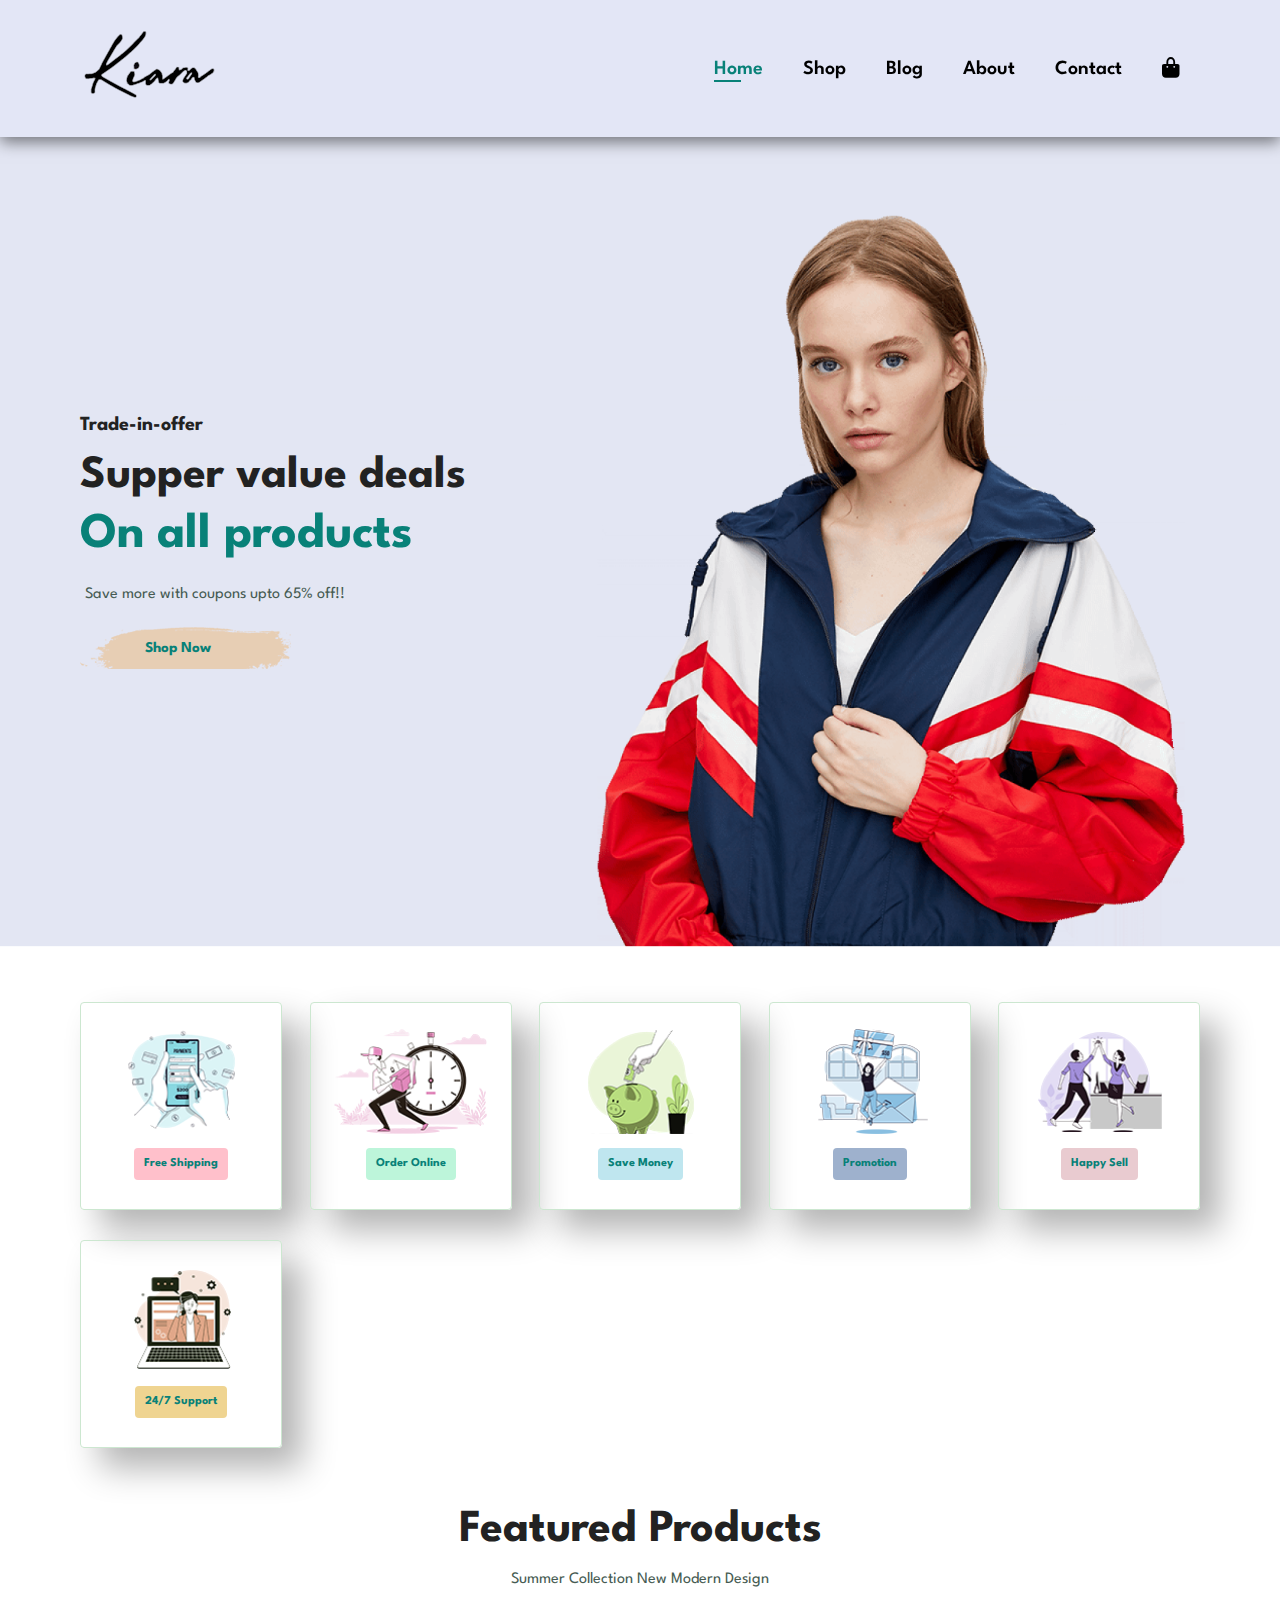
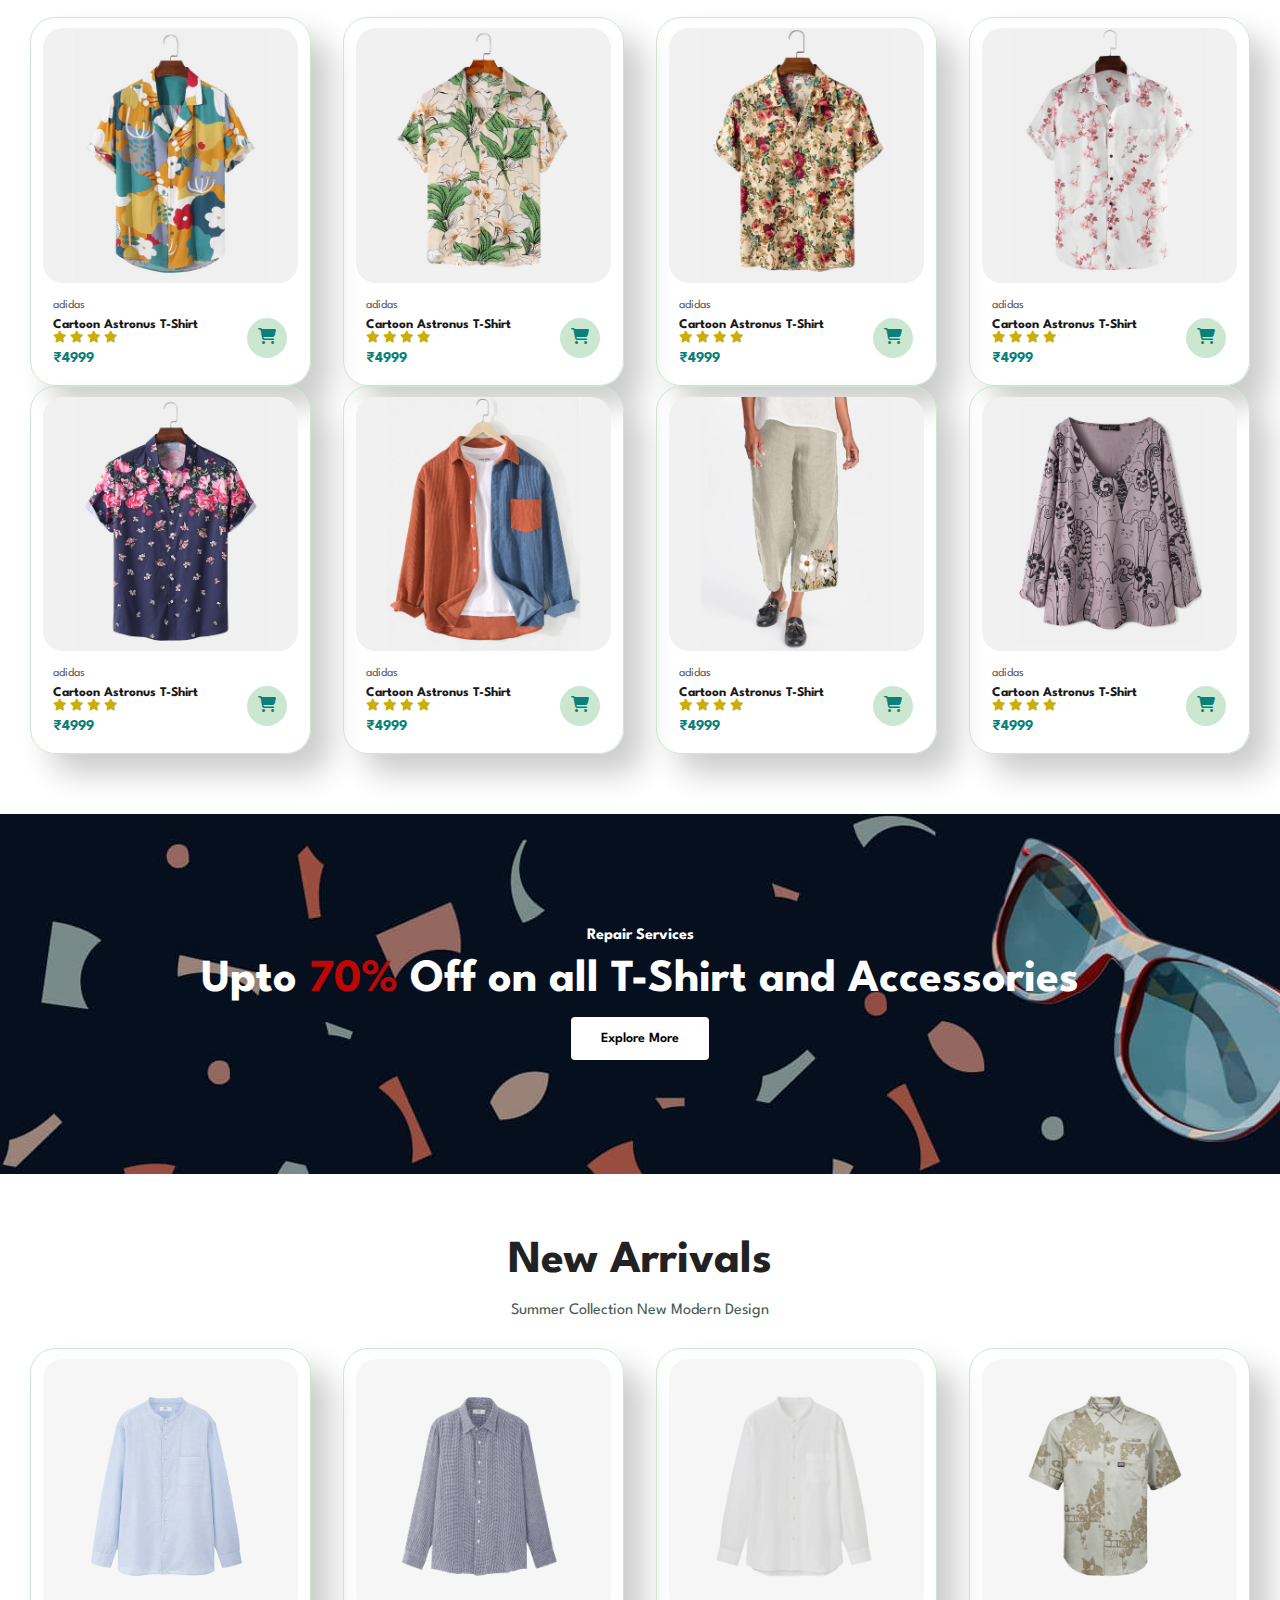
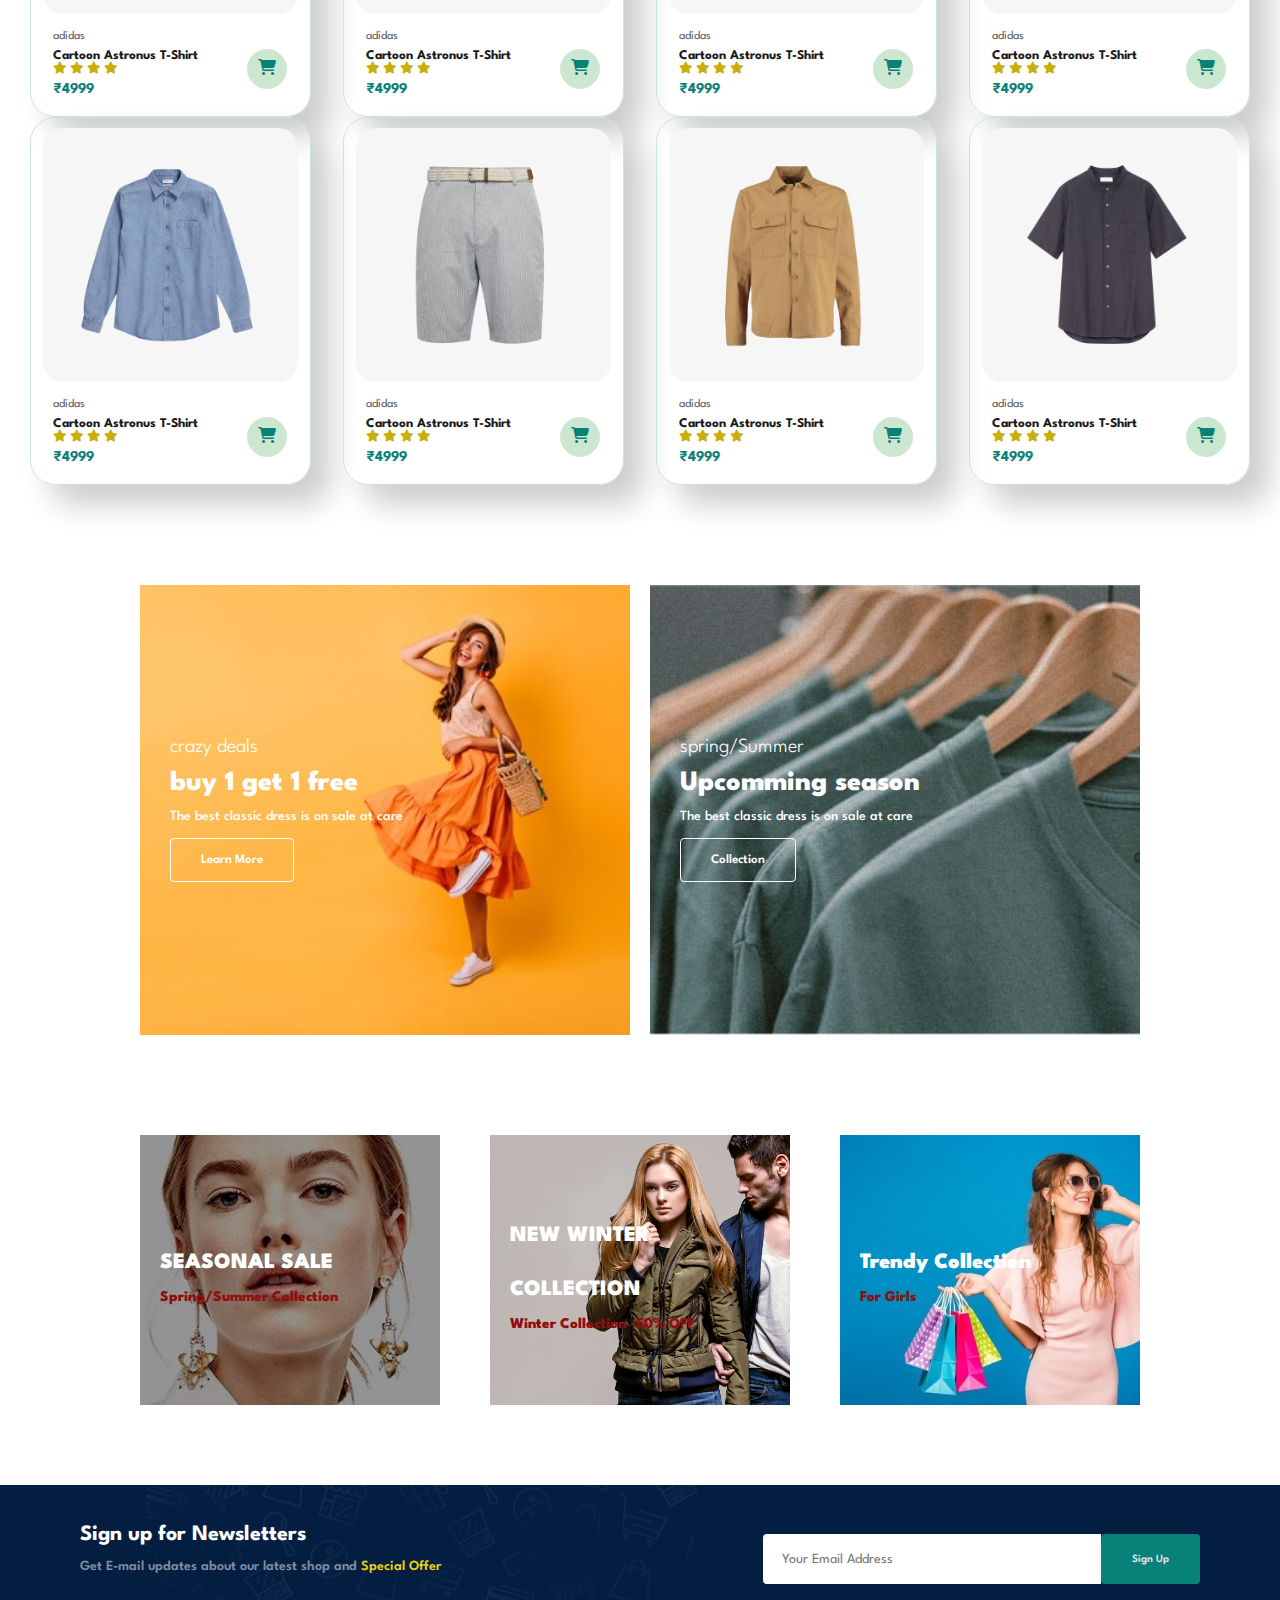
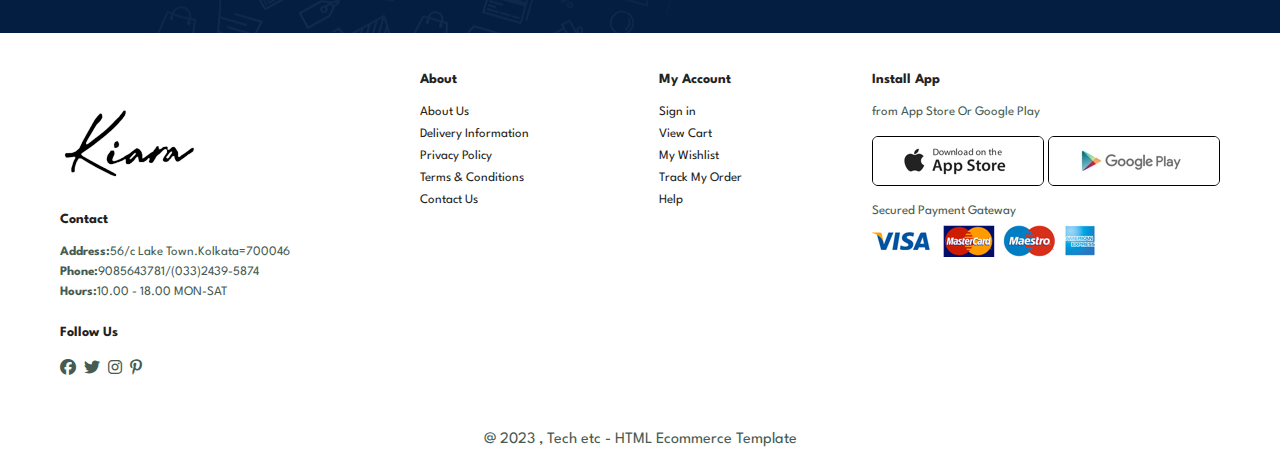
<file: index.html>
<!DOCTYPE html>
<html lang="en">

<head>
    <meta charset="UTF-8">
    <meta http-equiv="X-UA-Compatible" content="IE=edge">
    <meta name="viewport" content="width=device-width, initial-scale=1.0">
    <link rel="stylesheet" href="https://cdnjs.cloudflare.com/ajax/libs/font-awesome/6.3.0/css/all.min.css">
    <title>It's Kiara</title>
    <link rel="stylesheet" href="style.css">
</head>

<body>
    
    <header class="header">

        <a href="#"><img src="img/logo1.png" id="logo" alt=""></a>

        <div>
            <ul class="navbar">
                <li><a class="active" href="home.html">Home</a></li>
                <li><a href="shop.html">Shop</a></li>
                <li><a href="blog.html">Blog</a></li>
                <li><a href="about.html">About</a></li>
                <li><a href="contact.html">Contact</a></li>
                <li id="lg-bag"><a href="cart.html"><i class="fa-solid fa-bag-shopping"></i></a></li>
                <a href="#" id="close"><i class="fa-sharp fa-solid fa-xmark"></i></a>
            </ul>
        </div>

        <div id="mobile">
            <a href="cart.html"><i class="fa-solid fa-bag-shopping"></i></a> 
            <i id="bar" class="fas fa-outdent" ></i>
        </div>


    </header>

    <div class="model">
        <h4>Trade-in-offer</h4>
        <h2>Supper value deals</h2>
        <h1>On all products</h1>
        <p>Save more with coupons upto 65% off!!</p>
        <button>Shop Now</button>
    </div>

    <div class="feature">
        <div class="feature_box">
            <img src="img/features/f1.png" alt="">
            <h6>Free Shipping</h6>
        </div>
        <div class="feature_box">
            <img src="img/features/f2.png" alt="">
            <h6>Order Online</h6>
        </div>
        <div class="feature_box">
            <img src="img/features/f3.png" alt="">
            <h6>Save Money</h6>
        </div>
        <div class="feature_box">
            <img src="img/features/f4.png" alt="">
            <h6>Promotion</h6>
        </div>
        <div class="feature_box">
            <img src="img/features/f5.png" alt="">
            <h6>Happy Sell</h6>
        </div>
        <div class="feature_box">
            <img src="img/features/f6.png" alt="">
            <h6>24/7 Support</h6>
        </div>
        
    </div>

    <div class="pro">
        <h2>Featured Products</h2>
        <p>Summer Collection New Modern Design</p>
        <div class="product-con">
            <div class="product-box">
                <img src="img/products/f1.jpg" alt="">
                <div class="description">
                    <span>adidas</span>
                    <h5>Cartoon Astronus T-Shirt</h5>
                    <div class="star">
                        <i class="fas fa-star"></i>
                        <i class="fas fa-star"></i>
                        <i class="fas fa-star"></i>
                        <i class="fas fa-star"></i>
                    </div>
                    <h4>₹4999</h4>
                </div>
                <a href="#"><i class="fa-solid fa-cart-shopping"></i></a>
            </div>
            <div class="product-box">
                <img src="img/products/f2.jpg" alt="">
                <div class="description">
                    <span>adidas</span>
                    <h5>Cartoon Astronus T-Shirt</h5>
                    <div class="star">
                        <i class="fas fa-star"></i>
                        <i class="fas fa-star"></i>
                        <i class="fas fa-star"></i>
                        <i class="fas fa-star"></i>
                    </div>
                    <h4>₹4999</h4>
                </div>
                <a href="#"><i class="fa-solid fa-cart-shopping"></i></a>
            </div>
            <div class="product-box">
                <img src="img/products/f3.jpg" alt="">
                <div class="description">
                    <span>adidas</span>
                    <h5>Cartoon Astronus T-Shirt</h5>
                    <div class="star">
                        <i class="fas fa-star"></i>
                        <i class="fas fa-star"></i>
                        <i class="fas fa-star"></i>
                        <i class="fas fa-star"></i>
                    </div>
                    <h4>₹4999</h4>
                </div>
                <a href="#"><i class="fa-solid fa-cart-shopping"></i></a>
            </div>
            <div class="product-box">
                <img src="img/products/f4.jpg" alt="">
                <div class="description">
                    <span>adidas</span>
                    <h5>Cartoon Astronus T-Shirt</h5>
                    <div class="star">
                        <i class="fas fa-star"></i>
                        <i class="fas fa-star"></i>
                        <i class="fas fa-star"></i>
                        <i class="fas fa-star"></i>
                    </div>
                    <h4>₹4999</h4>
                </div>
                <a href="#"><i class="fa-solid fa-cart-shopping"></i></a>
            </div>
            <div class="product-box">
                <img src="img/products/f5.jpg" alt="">
                <div class="description">
                    <span>adidas</span>
                    <h5>Cartoon Astronus T-Shirt</h5>
                    <div class="star">
                        <i class="fas fa-star"></i>
                        <i class="fas fa-star"></i>
                        <i class="fas fa-star"></i>
                        <i class="fas fa-star"></i>
                    </div>
                    <h4>₹4999</h4>
                </div>
                <a href="#"><i class="fa-solid fa-cart-shopping"></i></a>
            </div>
            <div class="product-box">
                <img src="img/products/f6.jpg" alt="">
                <div class="description">
                    <span>adidas</span>
                    <h5>Cartoon Astronus T-Shirt</h5>
                    <div class="star">
                        <i class="fas fa-star"></i>
                        <i class="fas fa-star"></i>
                        <i class="fas fa-star"></i>
                        <i class="fas fa-star"></i>
                    </div>
                    <h4>₹4999</h4>
                </div>
                <a href="#"><i class="fa-solid fa-cart-shopping"></i></a>
            </div>
            <div class="product-box">
                <img src="img/products/f7.jpg" alt="">
                <div class="description">
                    <span>adidas</span>
                    <h5>Cartoon Astronus T-Shirt</h5>
                    <div class="star">
                        <i class="fas fa-star"></i>
                        <i class="fas fa-star"></i>
                        <i class="fas fa-star"></i>
                        <i class="fas fa-star"></i>
                    </div>
                    <h4>₹4999</h4>
                </div>
                <a href="#"><i class="fa-solid fa-cart-shopping"></i></a>
            </div>
            <div class="product-box">
                <img src="img/products/f8.jpg" alt="">
                <div class="description">
                    <span>adidas</span>
                    <h5>Cartoon Astronus T-Shirt</h5>
                    <div class="star">
                        <i class="fas fa-star"></i>
                        <i class="fas fa-star"></i>
                        <i class="fas fa-star"></i>
                        <i class="fas fa-star"></i>
                    </div>
                    <h4>₹4999</h4>
                </div>
                <a href="#"><i class="fa-solid fa-cart-shopping"></i></a>
            </div>
        </div>
    </div>


    <div class="banner">
        <h4>Repair Services</h4>
        <h2>Upto <span>70%</span> Off on all T-Shirt and Accessories</h2>
        <button class="normal">Explore More</button>
    </div>


    <div class="pro">
        <h2>New Arrivals</h2>
        <p>Summer Collection New Modern Design</p>
        <div class="product-con">
            <div class="product-box">
                <img src="img/products/n1.jpg" alt="">
                <div class="description">
                    <span>adidas</span>
                    <h5>Cartoon Astronus T-Shirt</h5>
                    <div class="star">
                        <i class="fas fa-star"></i>
                        <i class="fas fa-star"></i>
                        <i class="fas fa-star"></i>
                        <i class="fas fa-star"></i>
                    </div>
                    <h4>₹4999</h4>
                </div>
                <a href="#"><i class="fa-solid fa-cart-shopping"></i></a>
            </div>
            <div class="product-box">
                <img src="img/products/n2.jpg" alt="">
                <div class="description">
                    <span>adidas</span>
                    <h5>Cartoon Astronus T-Shirt</h5>
                    <div class="star">
                        <i class="fas fa-star"></i>
                        <i class="fas fa-star"></i>
                        <i class="fas fa-star"></i>
                        <i class="fas fa-star"></i>
                    </div>
                    <h4>₹4999</h4>
                </div>
                <a href="#"><i class="fa-solid fa-cart-shopping"></i></a>
            </div>
            <div class="product-box">
                <img src="img/products/n3.jpg" alt="">
                <div class="description">
                    <span>adidas</span>
                    <h5>Cartoon Astronus T-Shirt</h5>
                    <div class="star">
                        <i class="fas fa-star"></i>
                        <i class="fas fa-star"></i>
                        <i class="fas fa-star"></i>
                        <i class="fas fa-star"></i>
                    </div>
                    <h4>₹4999</h4>
                </div>
                <a href="#"><i class="fa-solid fa-cart-shopping"></i></a>
            </div>
            <div class="product-box">
                <img src="img/products/n4.jpg" alt="">
                <div class="description">
                    <span>adidas</span>
                    <h5>Cartoon Astronus T-Shirt</h5>
                    <div class="star">
                        <i class="fas fa-star"></i>
                        <i class="fas fa-star"></i>
                        <i class="fas fa-star"></i>
                        <i class="fas fa-star"></i>
                    </div>
                    <h4>₹4999</h4>
                </div>
                <a href="#"><i class="fa-solid fa-cart-shopping"></i></a>
            </div>
            <div class="product-box">
                <img src="img/products/n5.jpg" alt="">
                <div class="description">
                    <span>adidas</span>
                    <h5>Cartoon Astronus T-Shirt</h5>
                    <div class="star">
                        <i class="fas fa-star"></i>
                        <i class="fas fa-star"></i>
                        <i class="fas fa-star"></i>
                        <i class="fas fa-star"></i>
                    </div>
                    <h4>₹4999</h4>
                </div>
                <a href="#"><i class="fa-solid fa-cart-shopping"></i></a>
            </div>
            <div class="product-box">
                <img src="img/products/n6.jpg" alt="">
                <div class="description">
                    <span>adidas</span>
                    <h5>Cartoon Astronus T-Shirt</h5>
                    <div class="star">
                        <i class="fas fa-star"></i>
                        <i class="fas fa-star"></i>
                        <i class="fas fa-star"></i>
                        <i class="fas fa-star"></i>
                    </div>
                    <h4>₹4999</h4>
                </div>
                <a href="#"><i class="fa-solid fa-cart-shopping"></i></a>
            </div>
            <div class="product-box">
                <img src="img/products/n7.jpg" alt="">
                <div class="description">
                    <span>adidas</span>
                    <h5>Cartoon Astronus T-Shirt</h5>
                    <div class="star">
                        <i class="fas fa-star"></i>
                        <i class="fas fa-star"></i>
                        <i class="fas fa-star"></i>
                        <i class="fas fa-star"></i>
                    </div>
                    <h4>₹4999</h4>
                </div>
                <a href="#"><i class="fa-solid fa-cart-shopping"></i></a>
            </div>
            <div class="product-box">
                <img src="img/products/n8.jpg" alt="">
                <div class="description">
                    <span>adidas</span>
                    <h5>Cartoon Astronus T-Shirt</h5>
                    <div class="star">
                        <i class="fas fa-star"></i>
                        <i class="fas fa-star"></i>
                        <i class="fas fa-star"></i>
                        <i class="fas fa-star"></i>
                    </div>
                    <h4>₹4999</h4>
                </div>
                <a href="#"><i class="fa-solid fa-cart-shopping"></i></a>
            </div>
        </div>
    </div>



    <div class="info">
        <div class="banner_box">
            <h4>crazy deals</h4>
            <h2>buy 1 get 1 free</h2>
            <span>The best classic dress is on sale at care</span>
            <button>Learn More</button>
        </div>
        <div class="banner_box2">
            <h4>spring/Summer</h4>
            <h2>Upcomming season</h2>
            <span>The best classic dress is on sale at care</span>
            <button>Collection</button>
        </div>
    </div>

    <div class="info2">
        <div class="banner_box">
            
            <h2>SEASONAL SALE</h2>
            <h3>Spring/Summer Collection</h3>
            
        </div>
        <div class="banner_box2">
            <h2>NEW WINTER COLLECTION</h2>
            <h3>Winter Collection -50% OFF</h3>
        </div>
        <div class="banner_box3">
            <h2>Trendy Collection</h2>
            <h3>For Girls</h3>
        </div>
    </div>


    <div class="newsSec">
        <div class="left">
            <h4>Sign up for Newsletters</h4>
            <p>Get E-mail updates about our latest shop and <span> Special Offer</span></p>
        </div>

        <div class="right">
            <input type="text" placeholder="Your Email Address">
            <button class="normal">Sign Up</button>
        </div>
    </div>

    <footer class="ft">
        <div class="col">
            <img src="img/logo.png" alt="">
            <h4>Contact</h4>
            <p><strong>Address:</strong>56/c Lake Town.Kolkata=700046</p>
            <p><strong>Phone:</strong>9085643781/(033)2439-5874</p>
            <p><strong>Hours:</strong>10.00 - 18.00 MON-SAT</p>
            <div class="follow">
                <h4>Follow Us</h4>
                <div class="icon">
                    <i class="fab fa-facebook"></i>
                    <i class="fab fa-twitter"></i>
                    <i class="fab fa-instagram"></i>
                    <i class="fab fa-pinterest-p"></i>
                    <i class="fab fa-yotube"></i>
                </div>
            </div>

        </div>


        <div class="col">
            <h4>About</h4>
            <a href="#">About Us</a>
            <a href="#">Delivery Information</a>
            <a href="#">Privacy Policy</a>
            <a href="#">Terms & Conditions</a>
            <a href="#">Contact Us</a>
        </div>

        <div class="col">
            <h4>My Account</h4>
            <a href="#">Sign in</a>
            <a href="#">View Cart</a>
            <a href="#">My Wishlist</a>
            <a href="#">Track My Order</a>
            <a href="#">Help</a>
        </div>

        <div class="col-install">
            <h4>Install App</h4>
            <p>from App Store Or Google Play</p>
            <div class="pic">
                <img src="img/pay/app.jpg" alt="">
                <img src="img/pay/play.jpg" alt="">
            </div>
            <p>Secured Payment Gateway</p>
            <img src="img/pay/pay.png" alt="">
        </div>


    </footer>
    <div class="cprt">
        <p>@ 2023 , Tech etc - HTML Ecommerce Template</p>
    </div>
    <script src="script.js"></script>

</body>

</html>
</file>
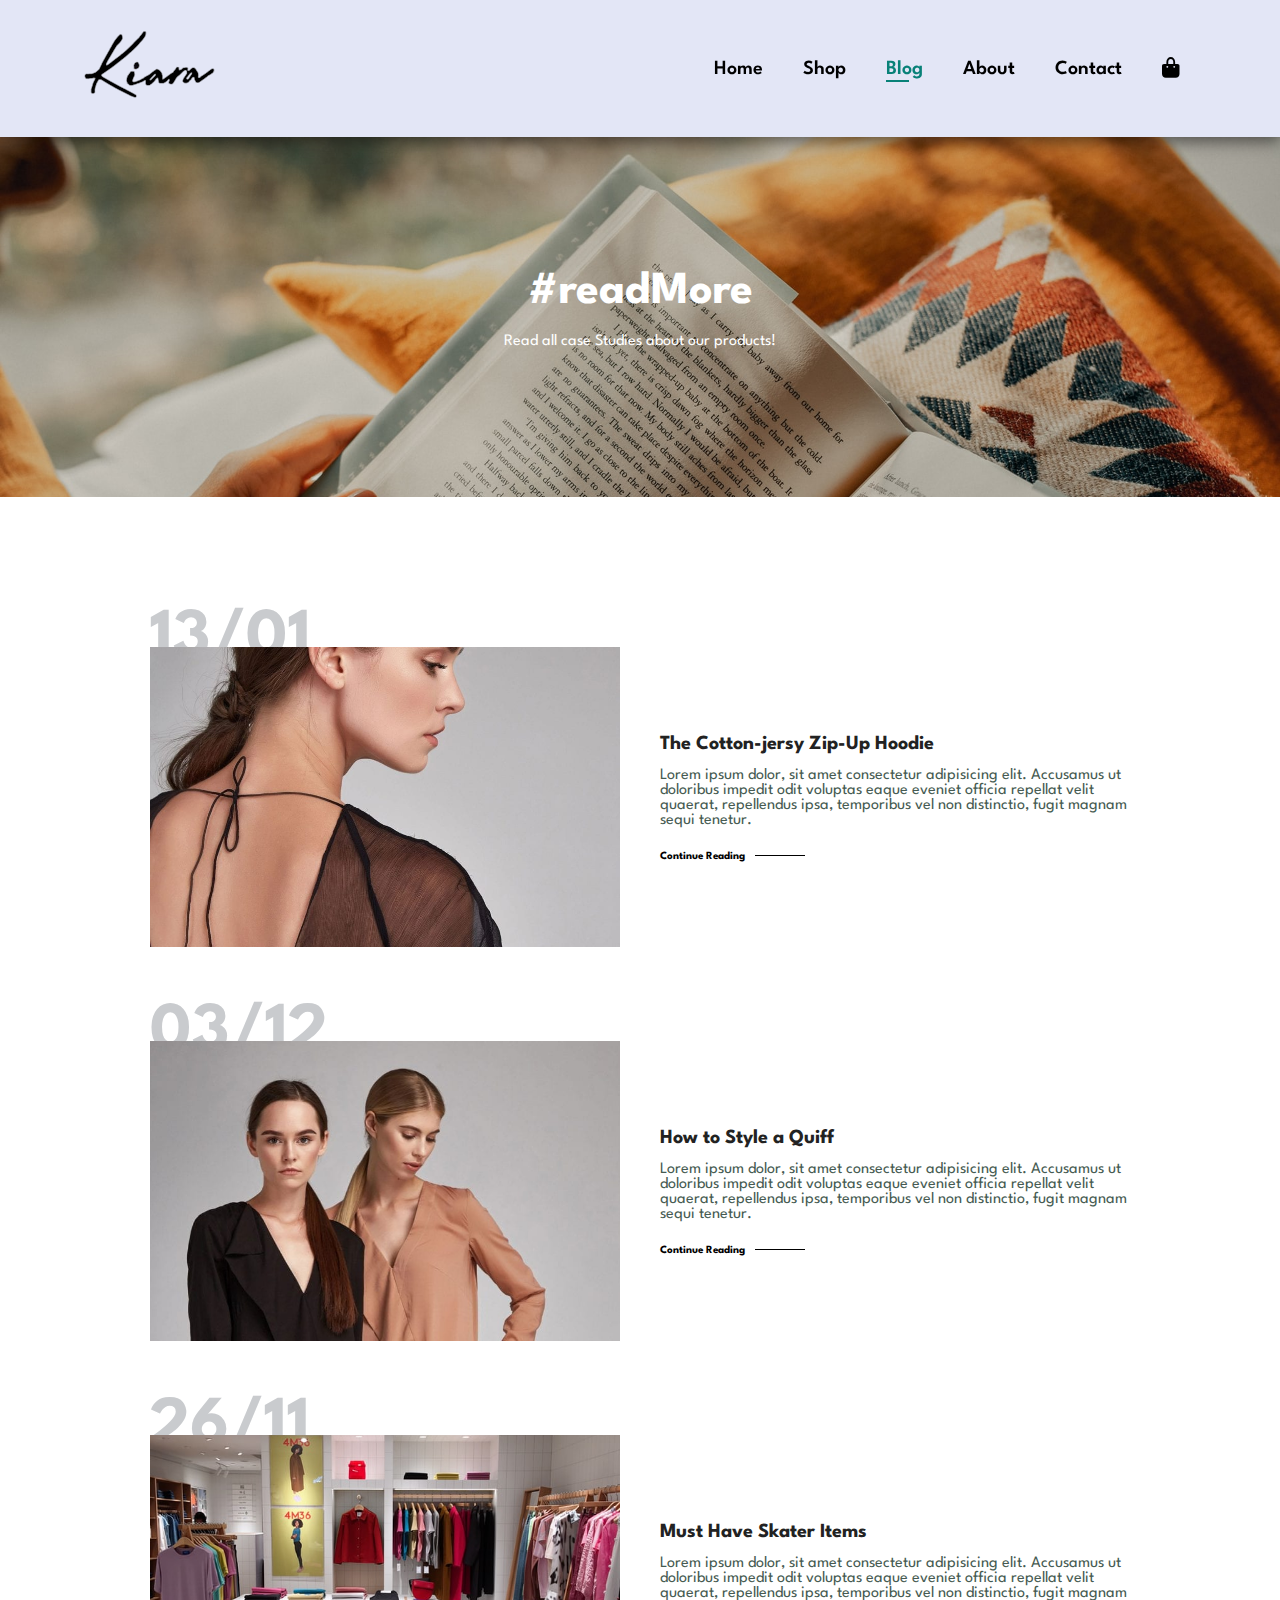
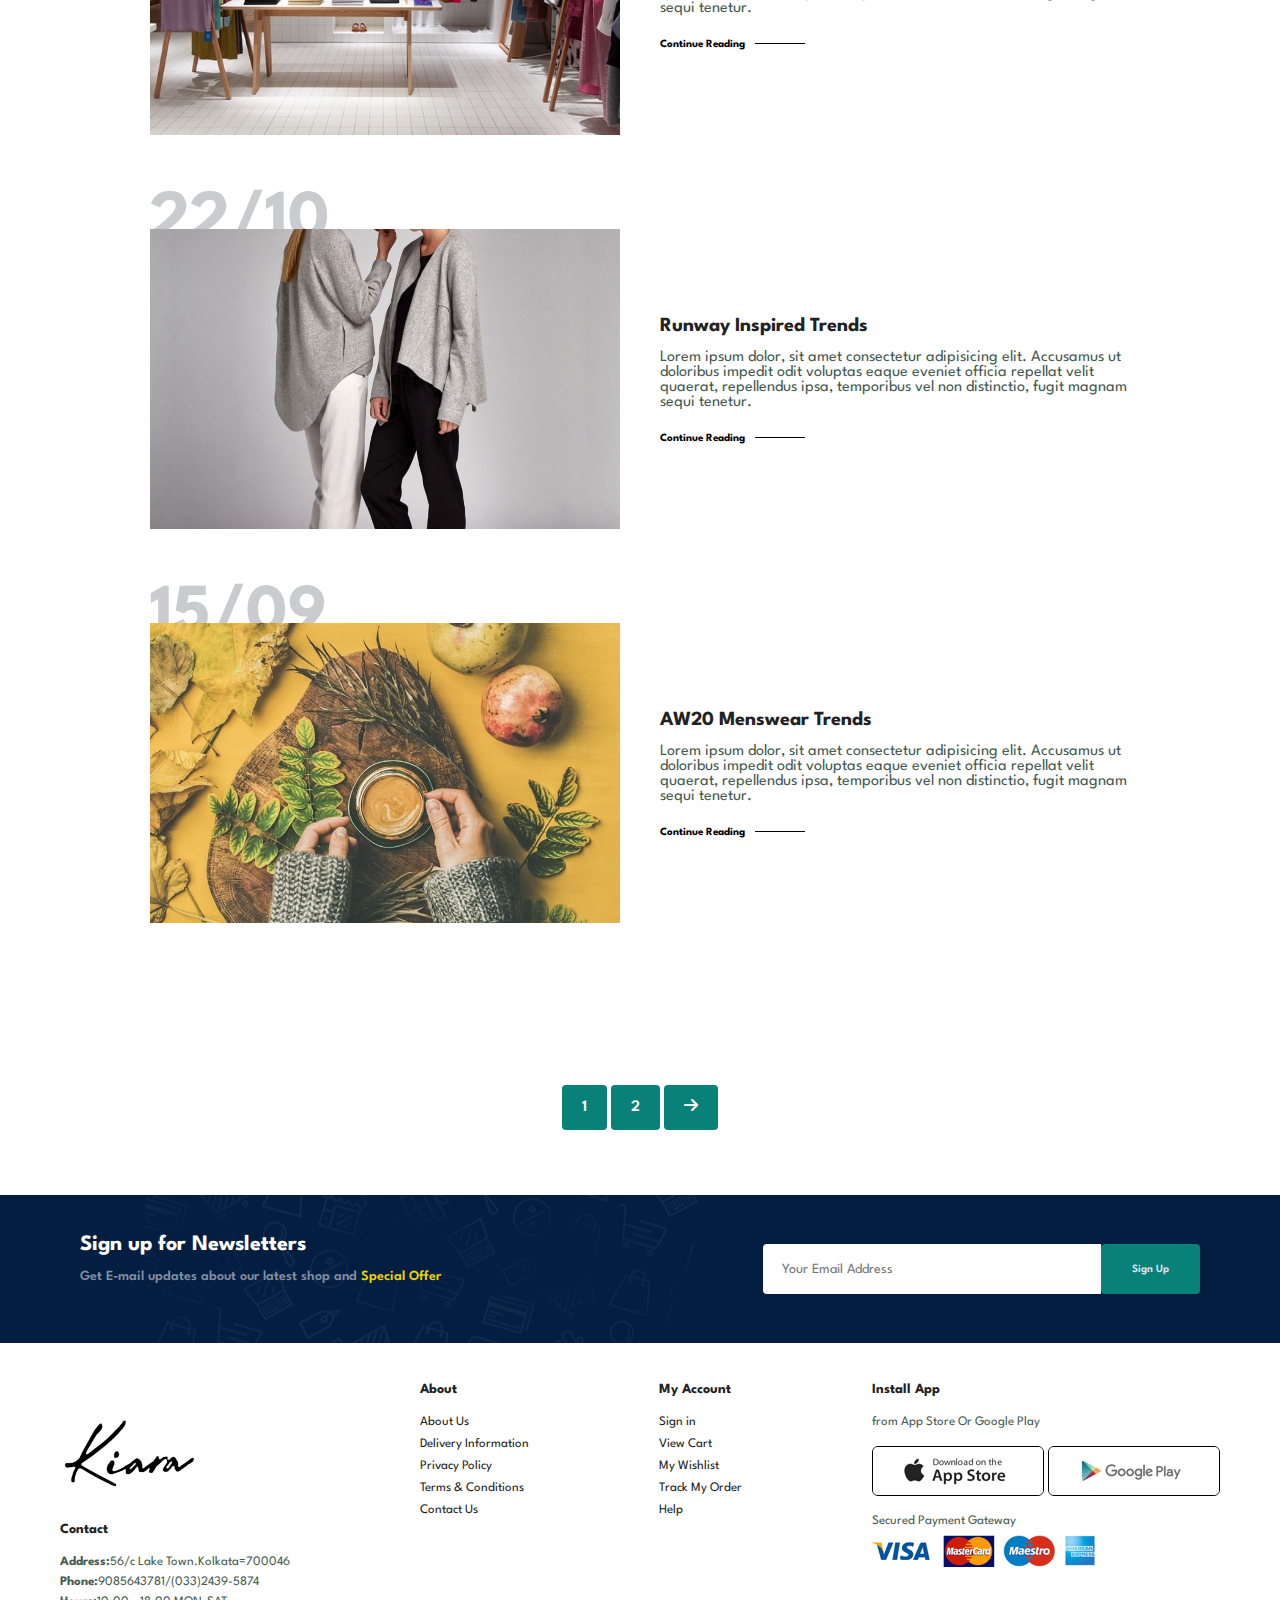
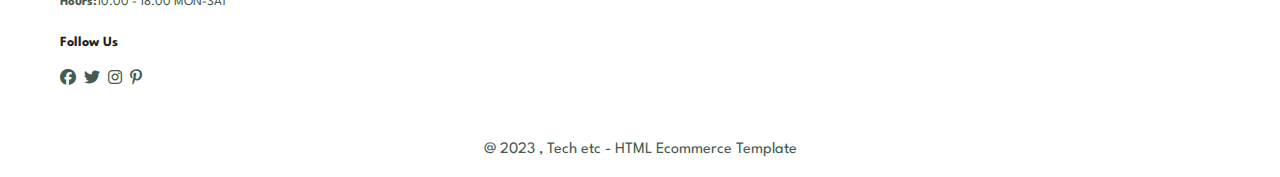
<file: blog.html>
<!DOCTYPE html>
<html lang="en">

<head>
    <meta charset="UTF-8">
    <meta http-equiv="X-UA-Compatible" content="IE=edge">
    <meta name="viewport" content="width=device-width, initial-scale=1.0">
    <link rel="stylesheet" href="https://cdnjs.cloudflare.com/ajax/libs/font-awesome/6.3.0/css/all.min.css">
    <title>It's Kiara</title>
    <link rel="stylesheet" href="style.css">
</head>

<body>
    
    <header class="header">

        <a href="#"><img src="img/logo1.png" id="logo" alt=""></a>

        <div>
            <ul class="navbar">
                <li><a href="index.html">Home</a></li>
                <li><a  href="shop.html">Shop</a></li>
                <li><a class="active" href="blog.html">Blog</a></li>
                <li><a href="about.html">About</a></li>
                <li><a href="contact.html">Contact</a></li>
                <li id="lg-bag"><a href="cart.html"><i class="fa-solid fa-bag-shopping"></i></a></li>
                <a href="#" id="close"><i class="fa-sharp fa-solid fa-xmark"></i></a>
            </ul>
        </div>

        <div id="mobile">
            <a href="cart.html"><i class="fa-solid fa-bag-shopping"></i></a> 
            <i id="bar" class="fas fa-outdent" ></i>
        </div>


    </header>

    <div class="page-header" id="blogHeader">
        
        <h2>#readMore</h2>
        
        <p>Read all case Studies about our products!</p>
        
    </div>

    <div class="blog">
        <div class="blogBox">
            <div class="blogImg">
                <img src="img/blog/b1.jpg" alt="">
            </div>
            <div class="blogDetails">
                <h4>The Cotton-jersy Zip-Up Hoodie</h4>
                <p>Lorem ipsum dolor, sit amet consectetur adipisicing elit. Accusamus ut doloribus impedit odit voluptas eaque eveniet officia repellat velit quaerat, repellendus ipsa, temporibus vel non distinctio, fugit magnam sequi tenetur.</p>
                <a href="#">Continue Reading</a>
            </div>
            <h1>13/01</h1>
        </div>
        <div class="blogBox">
            <div class="blogImg">
                <img src="img/blog/b2.jpg" alt="">
            </div>
            <div class="blogDetails">
                <h4>How to Style a Quiff</h4>
                <p>Lorem ipsum dolor, sit amet consectetur adipisicing elit. Accusamus ut doloribus impedit odit voluptas eaque eveniet officia repellat velit quaerat, repellendus ipsa, temporibus vel non distinctio, fugit magnam sequi tenetur.</p>
                <a href="#">Continue Reading</a>
            </div>
            <h1>03/12</h1>
        </div>
        <div class="blogBox">
            <div class="blogImg">
                <img src="img/blog/b3.jpg" alt="">
            </div>
            <div class="blogDetails">
                <h4>Must Have Skater Items</h4>
                <p>Lorem ipsum dolor, sit amet consectetur adipisicing elit. Accusamus ut doloribus impedit odit voluptas eaque eveniet officia repellat velit quaerat, repellendus ipsa, temporibus vel non distinctio, fugit magnam sequi tenetur.</p>
                <a href="#">Continue Reading</a>
            </div>
            <h1>26/11</h1>
        </div>
        <div class="blogBox">
            <div class="blogImg">
                <img src="img/blog/b4.jpg" alt="">
            </div>
            <div class="blogDetails">
                <h4>Runway Inspired Trends</h4>
                <p>Lorem ipsum dolor, sit amet consectetur adipisicing elit. Accusamus ut doloribus impedit odit voluptas eaque eveniet officia repellat velit quaerat, repellendus ipsa, temporibus vel non distinctio, fugit magnam sequi tenetur.</p>
                <a href="#">Continue Reading</a>
            </div>
            <h1>22/10</h1>
        </div>
        <div class="blogBox">
            <div class="blogImg">
                <img src="img/blog/b6.jpg" alt="">
            </div>
            <div class="blogDetails">
                <h4>AW20 Menswear Trends</h4>
                <p>Lorem ipsum dolor, sit amet consectetur adipisicing elit. Accusamus ut doloribus impedit odit voluptas eaque eveniet officia repellat velit quaerat, repellendus ipsa, temporibus vel non distinctio, fugit magnam sequi tenetur.</p>
                <a href="#">Continue Reading</a>
            </div>
            <h1>15/09</h1>
        </div>
    </div>


    <div class="pagination">
        <a href="#">1</a>
        <a href="#">2</a>
        <a href="#"><i class="fa-solid fa-arrow-right"></i></a>
    </div>

    <div class="newsSec">
        <div class="left">
            <h4>Sign up for Newsletters</h4>
            <p>Get E-mail updates about our latest shop and <span> Special Offer</span></p>
        </div>

        <div class="right">
            <input type="text" placeholder="Your Email Address">
            <button class="normal">Sign Up</button>
        </div>
    </div>

    <footer class="ft">
        <div class="col">
            <img src="img/logo.png" alt="">
            <h4>Contact</h4>
            <p><strong>Address:</strong>56/c Lake Town.Kolkata=700046</p>
            <p><strong>Phone:</strong>9085643781/(033)2439-5874</p>
            <p><strong>Hours:</strong>10.00 - 18.00 MON-SAT</p>
            <div class="follow">
                <h4>Follow Us</h4>
                <div class="icon">
                    <i class="fab fa-facebook"></i>
                    <i class="fab fa-twitter"></i>
                    <i class="fab fa-instagram"></i>
                    <i class="fab fa-pinterest-p"></i>
                    <i class="fab fa-yotube"></i>
                </div>
            </div>

        </div>


        <div class="col">
            <h4>About</h4>
            <a href="#">About Us</a>
            <a href="#">Delivery Information</a>
            <a href="#">Privacy Policy</a>
            <a href="#">Terms & Conditions</a>
            <a href="#">Contact Us</a>
        </div>

        <div class="col">
            <h4>My Account</h4>
            <a href="#">Sign in</a>
            <a href="#">View Cart</a>
            <a href="#">My Wishlist</a>
            <a href="#">Track My Order</a>
            <a href="#">Help</a>
        </div>

        <div class="col-install">
            <h4>Install App</h4>
            <p>from App Store Or Google Play</p>
            <div class="pic">
                <img src="img/pay/app.jpg" alt="">
                <img src="img/pay/play.jpg" alt="">
            </div>
            <p>Secured Payment Gateway</p>
            <img src="img/pay/pay.png" alt="">
        </div>


    </footer>
    <div class="cprt">
        <p>@ 2023 , Tech etc - HTML Ecommerce Template</p>
    </div>
    <script src="script.js"></script>

</body>

</html>
</file>
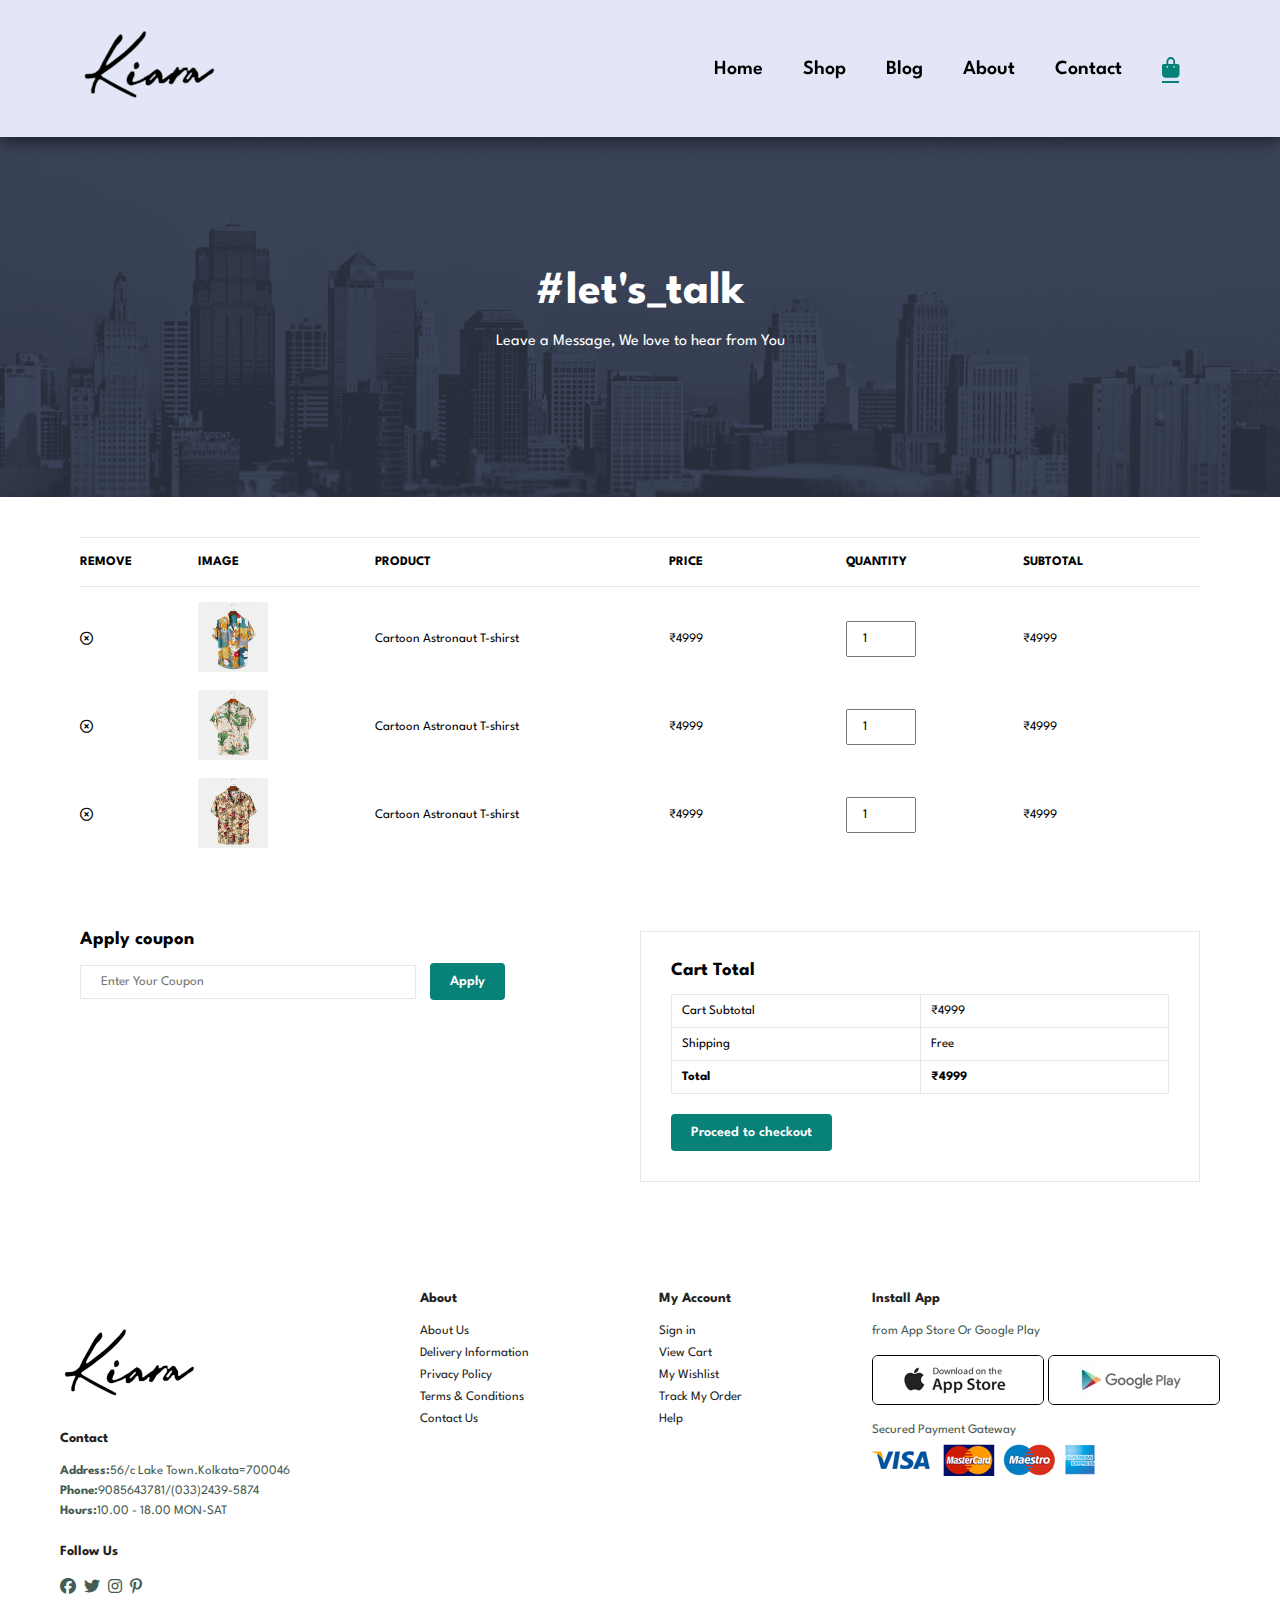
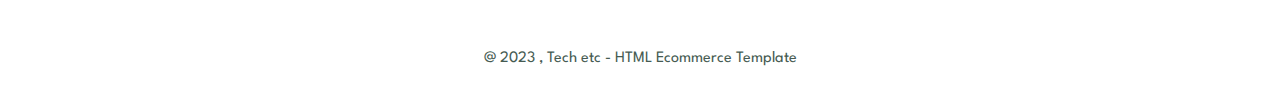
<file: cart.html>
<!DOCTYPE html>
<html lang="en">

<head>
    <meta charset="UTF-8">
    <meta http-equiv="X-UA-Compatible" content="IE=edge">
    <meta name="viewport" content="width=device-width, initial-scale=1.0">
    <link rel="stylesheet" href="https://cdnjs.cloudflare.com/ajax/libs/font-awesome/6.3.0/css/all.min.css">
    <title>It's Kiara</title>
    <link rel="stylesheet" href="style.css">
</head>

<body>
    
    <header class="header">

        <a href="#"><img src="img/logo1.png" id="logo" alt=""></a>

        <div>
            <ul class="navbar">
                <li><a href="index.html">Home</a></li>
                <li><a  href="shop.html">Shop</a></li>
                <li><a  href="blog.html">Blog</a></li>
                <li><a  href="about.html">About</a></li>
                <li><a  href="contact.html">Contact</a></li>
                <li id="lg-bag"><a class="active" href="cart.html"><i class="fa-solid fa-bag-shopping"></i></a></li>
                <a href="#" id="close"><i class="fa-sharp fa-solid fa-xmark"></i></a>
            </ul>
        </div>

        <div id="mobile">
            <a href="cart.html"><i class="fa-solid fa-bag-shopping"></i></a> 
            <i id="bar" class="fas fa-outdent" ></i>
        </div>


    </header>

    <div class="page-header" id="aboutHeader">
        
        <h2>#let's_talk</h2>
        
        <p>Leave a Message, We love to hear from You</p>
        
    </div>

    <div class="cart">
        <table width="100%">
            <thead>
                <tr>
                    <td>REMOVE</td>
                    <td>IMAGE</td>
                    <td>PRODUCT</td>
                    <td>PRICE</td>
                    <td>QUANTITY</td>
                    <td>SUBTOTAL</td>
                </tr>
            </thead>
            <tbody>
                <tr>
                    <td><a href=""></a> <i class="far fa-times-circle"></i> </a></td>
                    <td><img src="img/products/f1.jpg" alt=""></td>
                    <td>Cartoon Astronaut T-shirst</td>
                    <td>₹4999</td>
                    <td><input type="number" value="1"></i></td>
                    <td>₹4999</td>
                </tr>
                <tr>
                    <td><a href=""></a> <i class="far fa-times-circle"></i> </a></td>
                    <td><img src="img/products/f2.jpg" alt=""></td>
                    <td>Cartoon Astronaut T-shirst</td>
                    <td>₹4999</td>
                    <td><input type="number" value="1"></i></td>
                    <td>₹4999</td>
                </tr>
                <tr>
                    <td><a href=""></a> <i class="far fa-times-circle"></i> </a></td>
                    <td><img src="img/products/f3.jpg" alt=""></td>
                    <td>Cartoon Astronaut T-shirst</td>
                    <td>₹4999</td>
                    <td><input type="number" value="1"></i></td>
                    <td>₹4999</td>
                </tr>
            </tbody>
        </table>
    </div>

    <div class="cartAdd">
        <div class="coupon">
            <h3>Apply coupon</h3>
            <div>
                <input type="text" placeholder="Enter Your Coupon">
                <button class="normal">Apply</button>
            </div>
        </div>
        <div class="subtotal">
            <h3>Cart Total</h3>
            <table>
                <tr>
                    <td>Cart Subtotal</td>
                    <td>₹4999</td>
                </tr>
                <tr>
                    <td>Shipping</td>
                    <td>Free</td>
                </tr>
                <tr>
                    <td><strong>Total</strong></td>
                    <td><strong>₹4999</strong></td>
                </tr>
            </table>
            <button class="normal">Proceed to checkout</button>
        </div>
    </div>

    <footer class="ft">
        <div class="col">
            <img src="img/logo.png" alt="">
            <h4>Contact</h4>
            <p><strong>Address:</strong>56/c Lake Town.Kolkata=700046</p>
            <p><strong>Phone:</strong>9085643781/(033)2439-5874</p>
            <p><strong>Hours:</strong>10.00 - 18.00 MON-SAT</p>
            <div class="follow">
                <h4>Follow Us</h4>
                <div class="icon">
                    <i class="fab fa-facebook"></i>
                    <i class="fab fa-twitter"></i>
                    <i class="fab fa-instagram"></i>
                    <i class="fab fa-pinterest-p"></i>
                    <i class="fab fa-yotube"></i>
                </div>
            </div>

        </div>


        <div class="col">
            <h4>About</h4>
            <a href="#">About Us</a>
            <a href="#">Delivery Information</a>
            <a href="#">Privacy Policy</a>
            <a href="#">Terms & Conditions</a>
            <a href="#">Contact Us</a>
        </div>

        <div class="col">
            <h4>My Account</h4>
            <a href="#">Sign in</a>
            <a href="#">View Cart</a>
            <a href="#">My Wishlist</a>
            <a href="#">Track My Order</a>
            <a href="#">Help</a>
        </div>

        <div class="col-install">
            <h4>Install App</h4>
            <p>from App Store Or Google Play</p>
            <div class="pic">
                <img src="img/pay/app.jpg" alt="">
                <img src="img/pay/play.jpg" alt="">
            </div>
            <p>Secured Payment Gateway</p>
            <img src="img/pay/pay.png" alt="">
        </div>


    </footer>
    <div class="cprt">
        <p>@ 2023 , Tech etc - HTML Ecommerce Template</p>
    </div>
    <script src="script.js"></script>

</body>

</html>
</file>
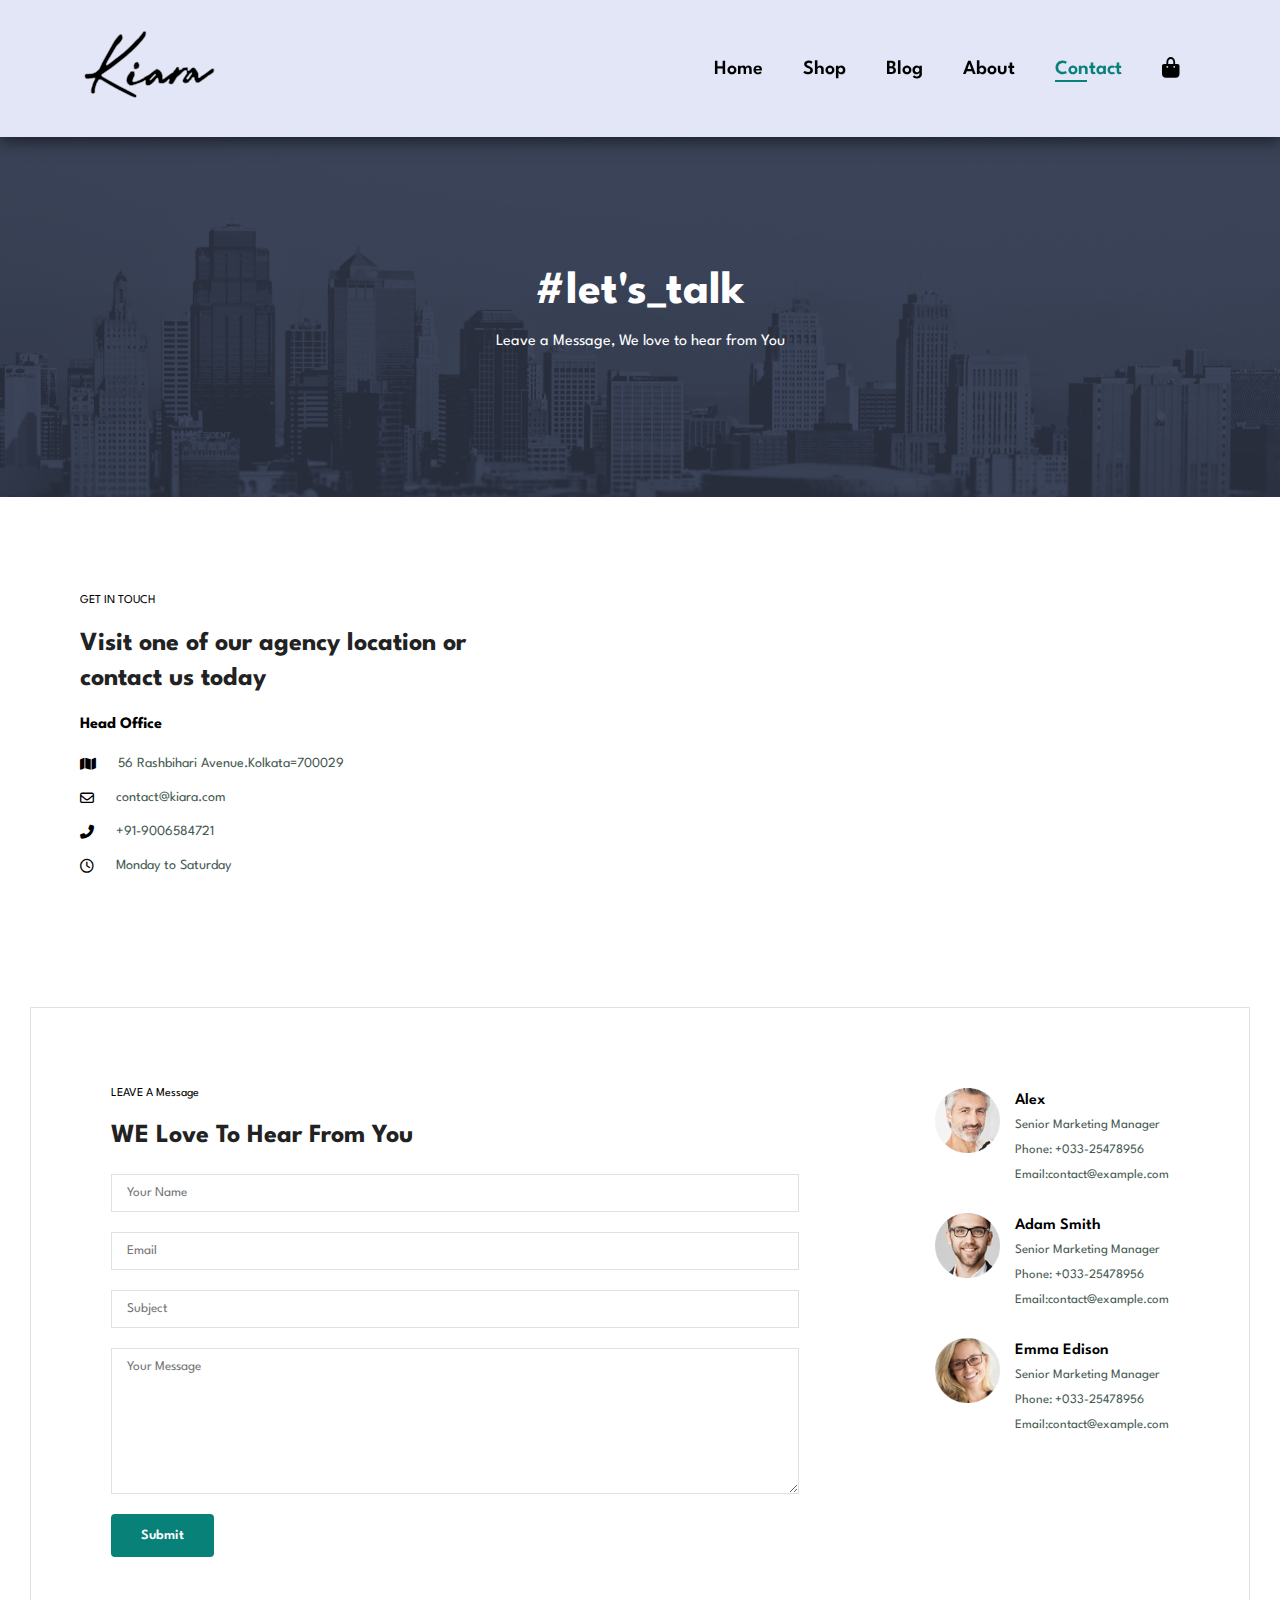
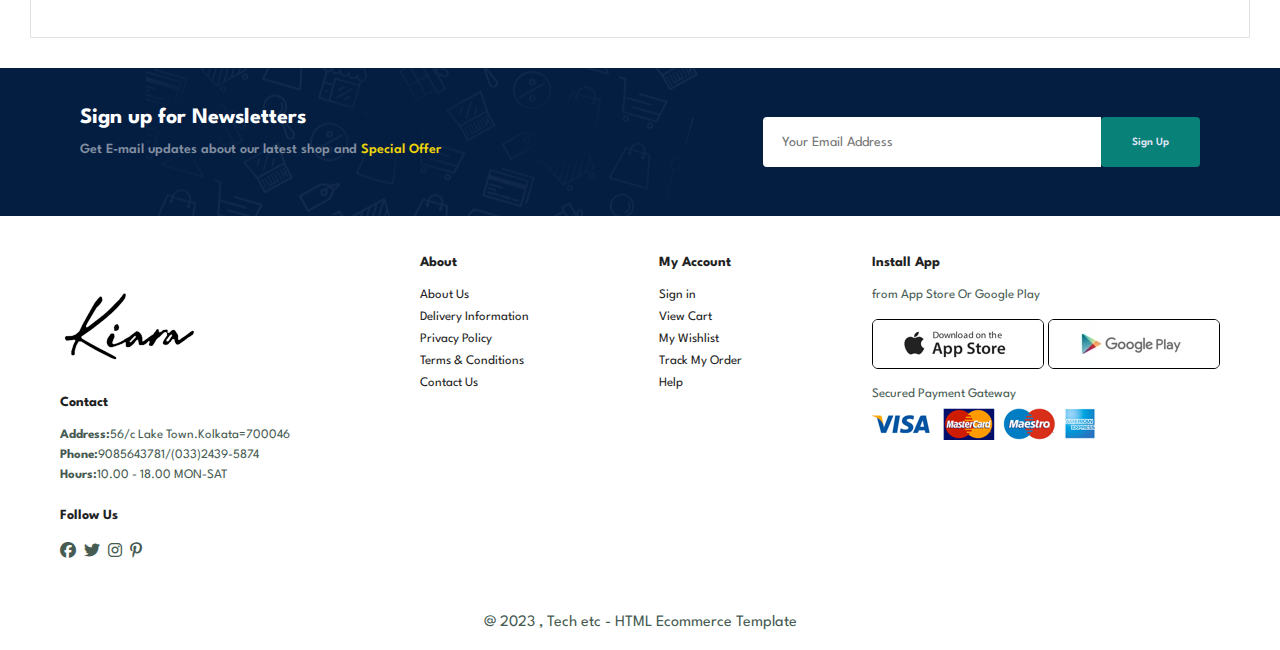
<file: contact.html>
<!DOCTYPE html>
<html lang="en">

<head>
    <meta charset="UTF-8">
    <meta http-equiv="X-UA-Compatible" content="IE=edge">
    <meta name="viewport" content="width=device-width, initial-scale=1.0">
    <link rel="stylesheet" href="https://cdnjs.cloudflare.com/ajax/libs/font-awesome/6.3.0/css/all.min.css">
    <title>It's Kiara</title>
    <link rel="stylesheet" href="style.css">
</head>

<body>
    
    <header class="header">

        <a href="#"><img src="img/logo1.png" id="logo" alt=""></a>

        <div>
            <ul class="navbar">
                <li><a href="index.html">Home</a></li>
                <li><a  href="shop.html">Shop</a></li>
                <li><a  href="blog.html">Blog</a></li>
                <li><a  href="about.html">About</a></li>
                <li><a class="active" href="contact.html">Contact</a></li>
                <li id="lg-bag"><a href="cart.html"><i class="fa-solid fa-bag-shopping"></i></a></li>
                <a href="#" id="close"><i class="fa-sharp fa-solid fa-xmark"></i></a>
            </ul>
        </div>

        <div id="mobile">
            <a href="cart.html"><i class="fa-solid fa-bag-shopping"></i></a> 
            <i id="bar" class="fas fa-outdent" ></i>
        </div>


    </header>

    <div class="page-header" id="aboutHeader">
        
        <h2>#let's_talk</h2>
        
        <p>Leave a Message, We love to hear from You</p>
        
    </div>

    <div class="contactDetails">
        <div class="details">
            <span>GET IN TOUCH</span>
            <h2>Visit one of our agency location or contact us today</h2>
            <h3>Head Office</h3>
            <div>
                <li>
                    <i class="fa-solid fa-map"></i>
                    <p>56 Rashbihari Avenue.Kolkata=700029</p>
                </li>
                <li>
                    <i class="far fa-envelope"></i>
                    <p>contact@kiara.com</p>
                </li>
                <li>
                    <i class="fas fa-phone-alt"></i>
                    <p>+91-9006584721</p>
                </li>
                <li>
                    <i class="far fa-clock"></i>
                    <p>Monday to Saturday</p>
                </li>
            </div>
        </div>
        <div class="map">
            <iframe src="https://www.google.com/maps/embed?pb=!1m18!1m12!1m3!1d3685.652143448426!2d88.35120315084038!3d22.51723088513875!2m3!1f0!2f0!3f0!3m2!1i1024!2i768!4f13.1!3m3!1m2!1s0x3a02772cde864b85%3A0x20b8a7fb97ea8739!2sLake%20View%20Rd%2C%20Mirania%20Gardens%202%2C%20lake%20Terrace%2C%20Ballygunge%2C%20Kolkata%2C%20West%20Bengal%20700029!5e0!3m2!1sen!2sin!4v1679783622551!5m2!1sen!2sin" width="600" height="450" style="border:0;" allowfullscreen="" loading="lazy" referrerpolicy="no-referrer-when-downgrade"></iframe>

        </div>
    </div>
    <div class="formDetails">
        <form action="">
            <span>LEAVE A Message</span>
            <h2>WE Love To Hear From You</h2>
            <input type="text" placeholder="Your Name">
            <input type="text" placeholder="Email">
            <input type="text" placeholder="Subject">
            <textarea name="" id="" cols="30" rows="10" placeholder="Your Message"></textarea>
            <button class="normal">Submit</button>
        </form>
        <div class="people">
            <div>
                <img src="img/people/1.png" alt="">
                <p><span>Alex</span>Senior Marketing Manager <br>Phone: +033-25478956 <br>Email:contact@example.com</p>
            </div>
            <div>
                <img src="img/people/2.png" alt="">
                <p><span>Adam Smith</span>Senior Marketing Manager <br>Phone: +033-25478956 <br>Email:contact@example.com</p>
            </div>
            <div>
                <img src="img/people/3.png" alt="">
                <p><span>Emma Edison</span>Senior Marketing Manager <br>Phone: +033-25478956 <br>Email:contact@example.com</p>
            </div>
        </div>
    </div>

    <div class="newsSec">
        <div class="left">
            <h4>Sign up for Newsletters</h4>
            <p>Get E-mail updates about our latest shop and <span> Special Offer</span></p>
        </div>

        <div class="right">
            <input type="text" placeholder="Your Email Address">
            <button class="normal">Sign Up</button>
        </div>
    </div>

    <footer class="ft">
        <div class="col">
            <img src="img/logo.png" alt="">
            <h4>Contact</h4>
            <p><strong>Address:</strong>56/c Lake Town.Kolkata=700046</p>
            <p><strong>Phone:</strong>9085643781/(033)2439-5874</p>
            <p><strong>Hours:</strong>10.00 - 18.00 MON-SAT</p>
            <div class="follow">
                <h4>Follow Us</h4>
                <div class="icon">
                    <i class="fab fa-facebook"></i>
                    <i class="fab fa-twitter"></i>
                    <i class="fab fa-instagram"></i>
                    <i class="fab fa-pinterest-p"></i>
                    <i class="fab fa-yotube"></i>
                </div>
            </div>

        </div>


        <div class="col">
            <h4>About</h4>
            <a href="#">About Us</a>
            <a href="#">Delivery Information</a>
            <a href="#">Privacy Policy</a>
            <a href="#">Terms & Conditions</a>
            <a href="#">Contact Us</a>
        </div>

        <div class="col">
            <h4>My Account</h4>
            <a href="#">Sign in</a>
            <a href="#">View Cart</a>
            <a href="#">My Wishlist</a>
            <a href="#">Track My Order</a>
            <a href="#">Help</a>
        </div>

        <div class="col-install">
            <h4>Install App</h4>
            <p>from App Store Or Google Play</p>
            <div class="pic">
                <img src="img/pay/app.jpg" alt="">
                <img src="img/pay/play.jpg" alt="">
            </div>
            <p>Secured Payment Gateway</p>
            <img src="img/pay/pay.png" alt="">
        </div>


    </footer>
    <div class="cprt">
        <p>@ 2023 , Tech etc - HTML Ecommerce Template</p>
    </div>
    <script src="script.js"></script>

</body>

</html>
</file>
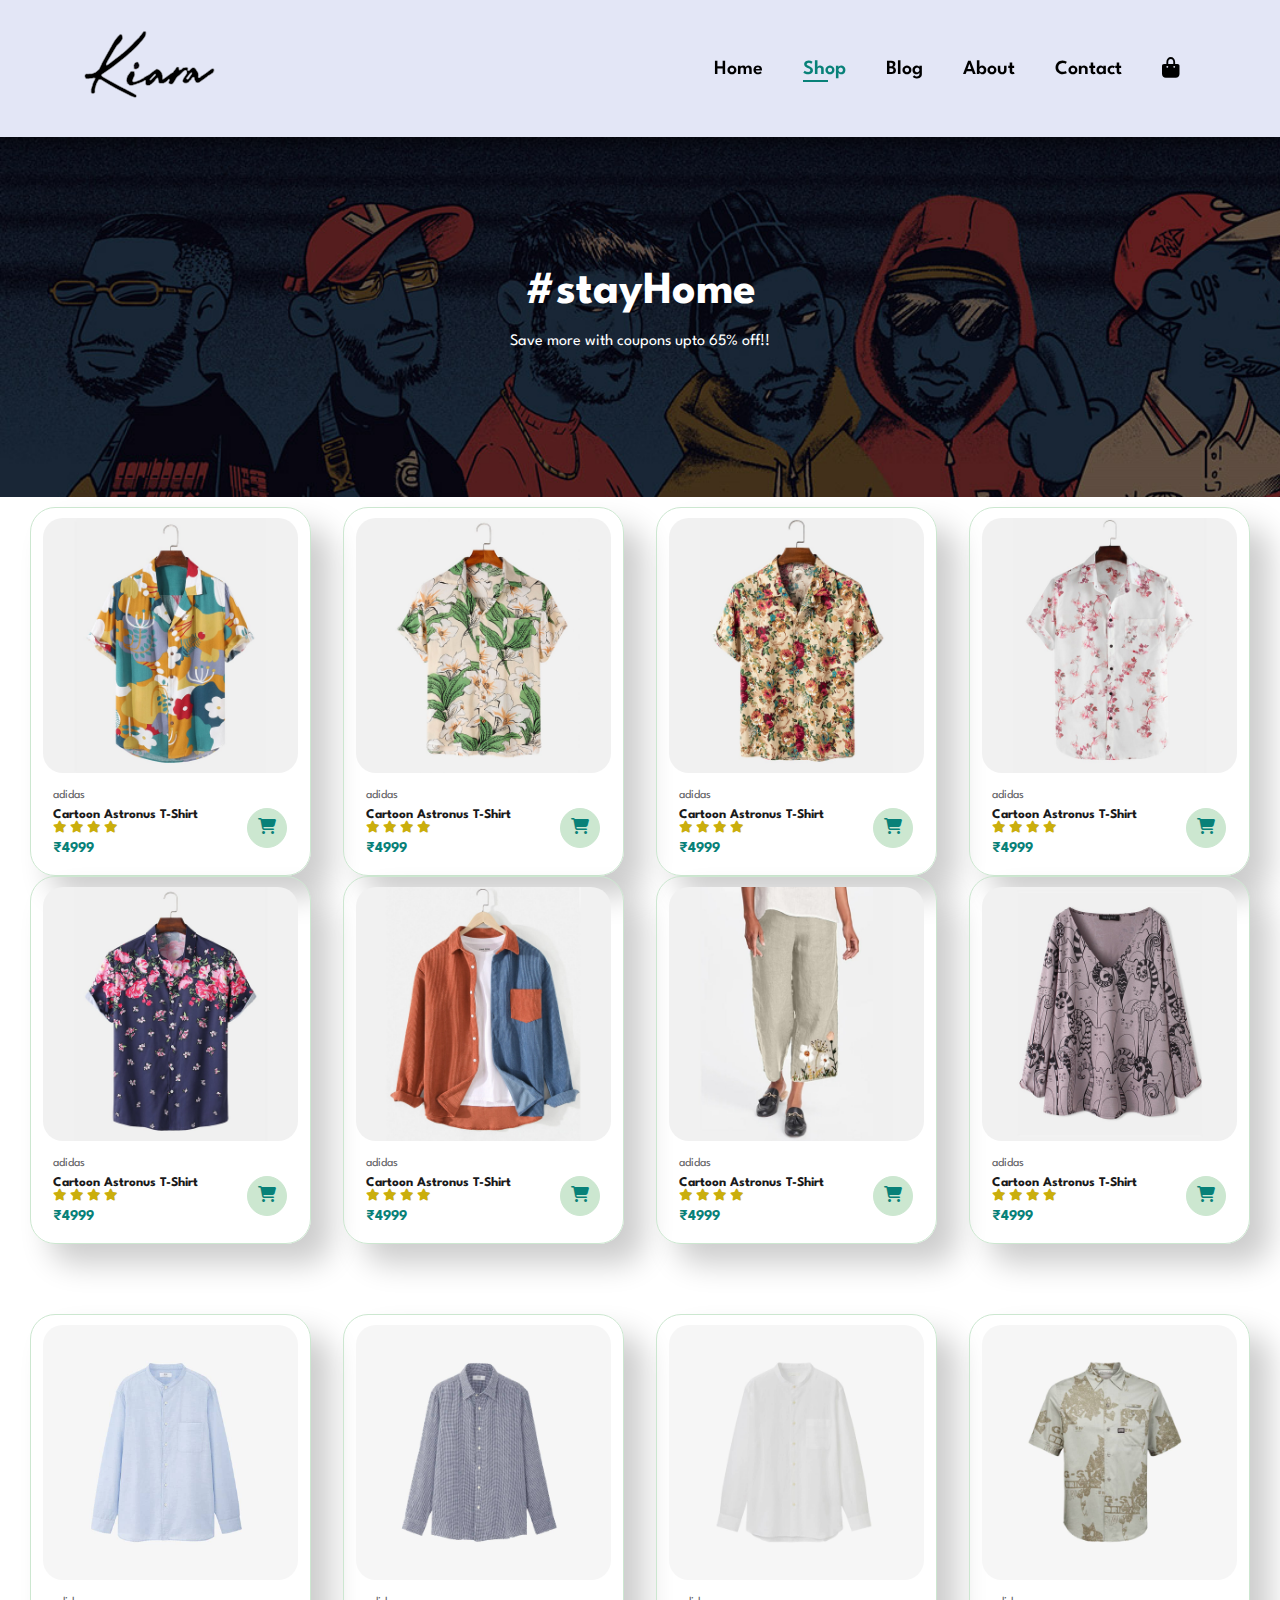
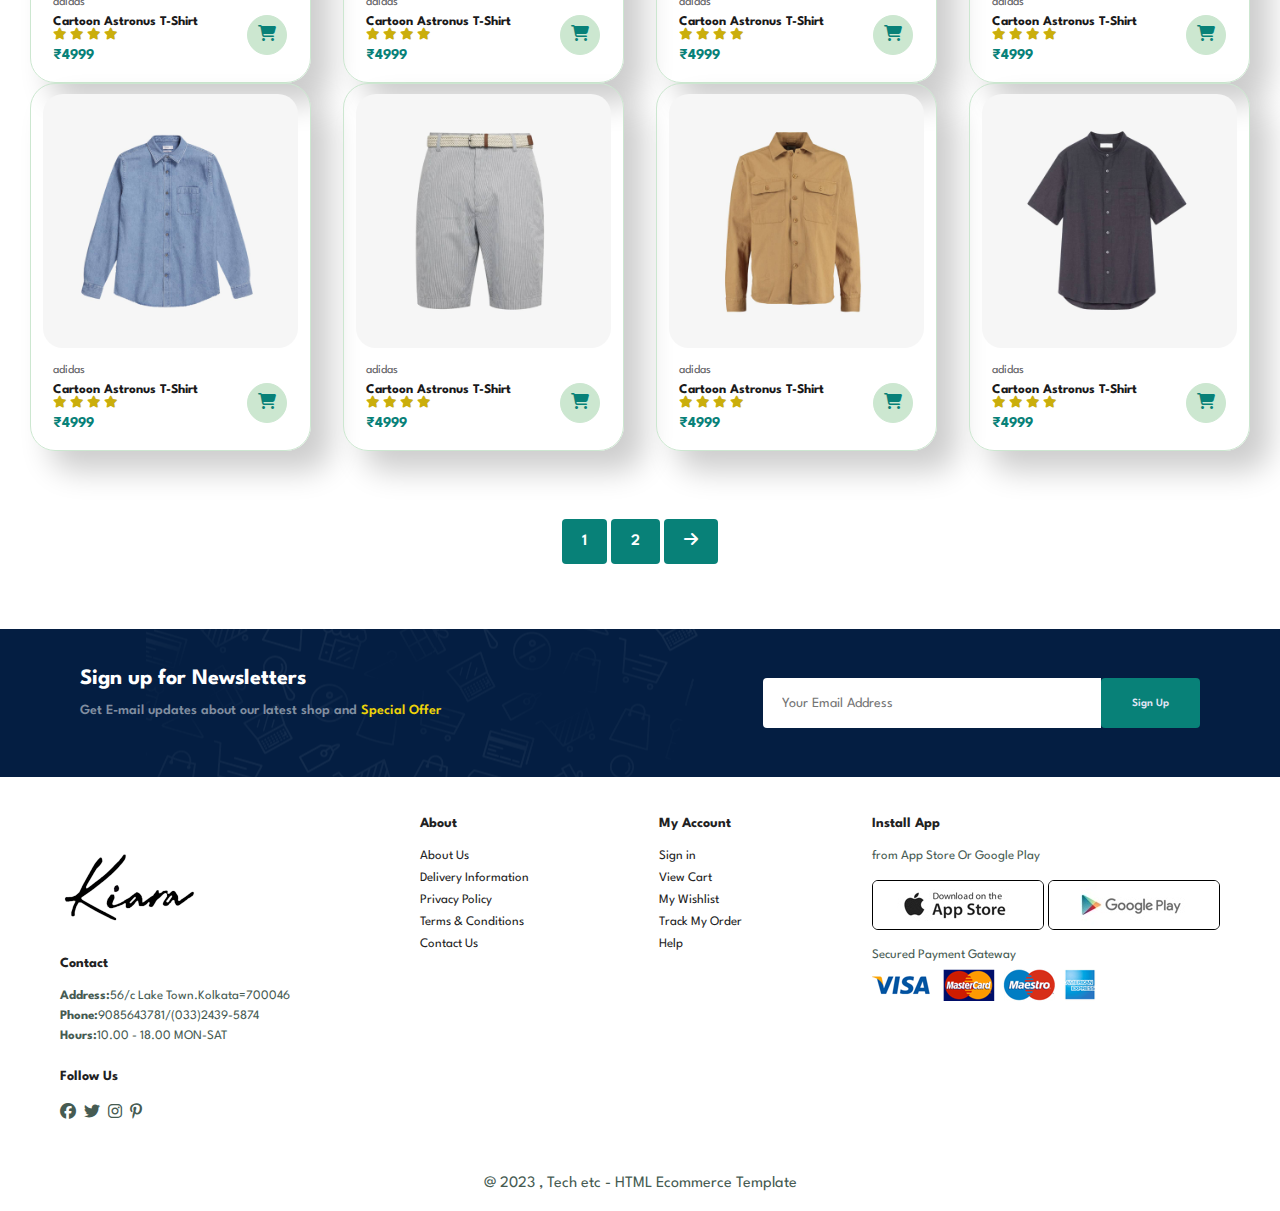
<file: shop.html>
<!DOCTYPE html>
<html lang="en">

<head>
    <meta charset="UTF-8">
    <meta http-equiv="X-UA-Compatible" content="IE=edge">
    <meta name="viewport" content="width=device-width, initial-scale=1.0">
    <link rel="stylesheet" href="https://cdnjs.cloudflare.com/ajax/libs/font-awesome/6.3.0/css/all.min.css">
    <title>It's Kiara</title>
    <link rel="stylesheet" href="style.css">
</head>

<body>
    
    <header class="header">

        <a href="#"><img src="img/logo1.png" id="logo" alt=""></a>

        <div>
            <ul class="navbar">
                <li><a href="index.html">Home</a></li>
                <li><a class="active" href="shop.html">Shop</a></li>
                <li><a href="blog.html">Blog</a></li>
                <li><a href="about.html">About</a></li>
                <li><a href="contact.html">Contact</a></li>
                <li id="lg-bag"><a href="cart.html"><i class="fa-solid fa-bag-shopping"></i></a></li>
                <a href="#" id="close"><i class="fa-sharp fa-solid fa-xmark"></i></a>
            </ul>
        </div>

        <div id="mobile">
            <a href="cart.html"><i class="fa-solid fa-bag-shopping"></i></a> 
            <i id="bar" class="fas fa-outdent" ></i>
        </div>


    </header>

    <div class="page-header">
        
        <h2>#stayHome</h2>
        
        <p>Save more with coupons upto 65% off!!</p>
        
    </div>

    <div class="pro">
        <div class="product-con">
            <div class="product-box" onclick="window.location.href='sproduct.html'">
                <img src="img/products/f1.jpg" alt="">
                <div class="description">
                    <span>adidas</span>
                    <h5>Cartoon Astronus T-Shirt</h5>
                    <div class="star">
                        <i class="fas fa-star"></i>
                        <i class="fas fa-star"></i>
                        <i class="fas fa-star"></i>
                        <i class="fas fa-star"></i>
                    </div>
                    <h4>₹4999</h4>
                </div>
                <a href="#"><i class="fa-solid fa-cart-shopping"></i></a>
            </div>
            <div class="product-box">
                <img src="img/products/f2.jpg" alt="">
                <div class="description">
                    <span>adidas</span>
                    <h5>Cartoon Astronus T-Shirt</h5>
                    <div class="star">
                        <i class="fas fa-star"></i>
                        <i class="fas fa-star"></i>
                        <i class="fas fa-star"></i>
                        <i class="fas fa-star"></i>
                    </div>
                    <h4>₹4999</h4>
                </div>
                <a href="#"><i class="fa-solid fa-cart-shopping"></i></a>
            </div>
            <div class="product-box">
                <img src="img/products/f3.jpg" alt="">
                <div class="description">
                    <span>adidas</span>
                    <h5>Cartoon Astronus T-Shirt</h5>
                    <div class="star">
                        <i class="fas fa-star"></i>
                        <i class="fas fa-star"></i>
                        <i class="fas fa-star"></i>
                        <i class="fas fa-star"></i>
                    </div>
                    <h4>₹4999</h4>
                </div>
                <a href="#"><i class="fa-solid fa-cart-shopping"></i></a>
            </div>
            <div class="product-box">
                <img src="img/products/f4.jpg" alt="">
                <div class="description">
                    <span>adidas</span>
                    <h5>Cartoon Astronus T-Shirt</h5>
                    <div class="star">
                        <i class="fas fa-star"></i>
                        <i class="fas fa-star"></i>
                        <i class="fas fa-star"></i>
                        <i class="fas fa-star"></i>
                    </div>
                    <h4>₹4999</h4>
                </div>
                <a href="#"><i class="fa-solid fa-cart-shopping"></i></a>
            </div>
            <div class="product-box">
                <img src="img/products/f5.jpg" alt="">
                <div class="description">
                    <span>adidas</span>
                    <h5>Cartoon Astronus T-Shirt</h5>
                    <div class="star">
                        <i class="fas fa-star"></i>
                        <i class="fas fa-star"></i>
                        <i class="fas fa-star"></i>
                        <i class="fas fa-star"></i>
                    </div>
                    <h4>₹4999</h4>
                </div>
                <a href="#"><i class="fa-solid fa-cart-shopping"></i></a>
            </div>
            <div class="product-box">
                <img src="img/products/f6.jpg" alt="">
                <div class="description">
                    <span>adidas</span>
                    <h5>Cartoon Astronus T-Shirt</h5>
                    <div class="star">
                        <i class="fas fa-star"></i>
                        <i class="fas fa-star"></i>
                        <i class="fas fa-star"></i>
                        <i class="fas fa-star"></i>
                    </div>
                    <h4>₹4999</h4>
                </div>
                <a href="#"><i class="fa-solid fa-cart-shopping"></i></a>
            </div>
            <div class="product-box">
                <img src="img/products/f7.jpg" alt="">
                <div class="description">
                    <span>adidas</span>
                    <h5>Cartoon Astronus T-Shirt</h5>
                    <div class="star">
                        <i class="fas fa-star"></i>
                        <i class="fas fa-star"></i>
                        <i class="fas fa-star"></i>
                        <i class="fas fa-star"></i>
                    </div>
                    <h4>₹4999</h4>
                </div>
                <a href="#"><i class="fa-solid fa-cart-shopping"></i></a>
            </div>
            <div class="product-box">
                <img src="img/products/f8.jpg" alt="">
                <div class="description">
                    <span>adidas</span>
                    <h5>Cartoon Astronus T-Shirt</h5>
                    <div class="star">
                        <i class="fas fa-star"></i>
                        <i class="fas fa-star"></i>
                        <i class="fas fa-star"></i>
                        <i class="fas fa-star"></i>
                    </div>
                    <h4>₹4999</h4>
                </div>
                <a href="#"><i class="fa-solid fa-cart-shopping"></i></a>
            </div>
        </div>
    </div>

    <div class="pro">
        <div class="product-con">
            <div class="product-box">
                <img src="img/products/n1.jpg" alt="">
                <div class="description">
                    <span>adidas</span>
                    <h5>Cartoon Astronus T-Shirt</h5>
                    <div class="star">
                        <i class="fas fa-star"></i>
                        <i class="fas fa-star"></i>
                        <i class="fas fa-star"></i>
                        <i class="fas fa-star"></i>
                    </div>
                    <h4>₹4999</h4>
                </div>
                <a href="#"><i class="fa-solid fa-cart-shopping"></i></a>
            </div>
            <div class="product-box">
                <img src="img/products/n2.jpg" alt="">
                <div class="description">
                    <span>adidas</span>
                    <h5>Cartoon Astronus T-Shirt</h5>
                    <div class="star">
                        <i class="fas fa-star"></i>
                        <i class="fas fa-star"></i>
                        <i class="fas fa-star"></i>
                        <i class="fas fa-star"></i>
                    </div>
                    <h4>₹4999</h4>
                </div>
                <a href="#"><i class="fa-solid fa-cart-shopping"></i></a>
            </div>
            <div class="product-box">
                <img src="img/products/n3.jpg" alt="">
                <div class="description">
                    <span>adidas</span>
                    <h5>Cartoon Astronus T-Shirt</h5>
                    <div class="star">
                        <i class="fas fa-star"></i>
                        <i class="fas fa-star"></i>
                        <i class="fas fa-star"></i>
                        <i class="fas fa-star"></i>
                    </div>
                    <h4>₹4999</h4>
                </div>
                <a href="#"><i class="fa-solid fa-cart-shopping"></i></a>
            </div>
            <div class="product-box">
                <img src="img/products/n4.jpg" alt="">
                <div class="description">
                    <span>adidas</span>
                    <h5>Cartoon Astronus T-Shirt</h5>
                    <div class="star">
                        <i class="fas fa-star"></i>
                        <i class="fas fa-star"></i>
                        <i class="fas fa-star"></i>
                        <i class="fas fa-star"></i>
                    </div>
                    <h4>₹4999</h4>
                </div>
                <a href="#"><i class="fa-solid fa-cart-shopping"></i></a>
            </div>
            <div class="product-box">
                <img src="img/products/n5.jpg" alt="">
                <div class="description">
                    <span>adidas</span>
                    <h5>Cartoon Astronus T-Shirt</h5>
                    <div class="star">
                        <i class="fas fa-star"></i>
                        <i class="fas fa-star"></i>
                        <i class="fas fa-star"></i>
                        <i class="fas fa-star"></i>
                    </div>
                    <h4>₹4999</h4>
                </div>
                <a href="#"><i class="fa-solid fa-cart-shopping"></i></a>
            </div>
            <div class="product-box">
                <img src="img/products/n6.jpg" alt="">
                <div class="description">
                    <span>adidas</span>
                    <h5>Cartoon Astronus T-Shirt</h5>
                    <div class="star">
                        <i class="fas fa-star"></i>
                        <i class="fas fa-star"></i>
                        <i class="fas fa-star"></i>
                        <i class="fas fa-star"></i>
                    </div>
                    <h4>₹4999</h4>
                </div>
                <a href="#"><i class="fa-solid fa-cart-shopping"></i></a>
            </div>
            <div class="product-box">
                <img src="img/products/n7.jpg" alt="">
                <div class="description">
                    <span>adidas</span>
                    <h5>Cartoon Astronus T-Shirt</h5>
                    <div class="star">
                        <i class="fas fa-star"></i>
                        <i class="fas fa-star"></i>
                        <i class="fas fa-star"></i>
                        <i class="fas fa-star"></i>
                    </div>
                    <h4>₹4999</h4>
                </div>
                <a href="#"><i class="fa-solid fa-cart-shopping"></i></a>
            </div>
            <div class="product-box">
                <img src="img/products/n8.jpg" alt="">
                <div class="description">
                    <span>adidas</span>
                    <h5>Cartoon Astronus T-Shirt</h5>
                    <div class="star">
                        <i class="fas fa-star"></i>
                        <i class="fas fa-star"></i>
                        <i class="fas fa-star"></i>
                        <i class="fas fa-star"></i>
                    </div>
                    <h4>₹4999</h4>
                </div>
                <a href="#"><i class="fa-solid fa-cart-shopping"></i></a>
            </div>
        </div>
    </div>

    <div class="pagination">
        <a href="#">1</a>
        <a href="#">2</a>
        <a href="#"><i class="fa-solid fa-arrow-right"></i></a>
    </div>

    <div class="newsSec">
        <div class="left">
            <h4>Sign up for Newsletters</h4>
            <p>Get E-mail updates about our latest shop and <span> Special Offer</span></p>
        </div>

        <div class="right">
            <input type="text" placeholder="Your Email Address">
            <button class="normal">Sign Up</button>
        </div>
    </div>

    <footer class="ft">
        <div class="col">
            <img src="img/logo.png" alt="">
            <h4>Contact</h4>
            <p><strong>Address:</strong>56/c Lake Town.Kolkata=700046</p>
            <p><strong>Phone:</strong>9085643781/(033)2439-5874</p>
            <p><strong>Hours:</strong>10.00 - 18.00 MON-SAT</p>
            <div class="follow">
                <h4>Follow Us</h4>
                <div class="icon">
                    <i class="fab fa-facebook"></i>
                    <i class="fab fa-twitter"></i>
                    <i class="fab fa-instagram"></i>
                    <i class="fab fa-pinterest-p"></i>
                    <i class="fab fa-yotube"></i>
                </div>
            </div>

        </div>


        <div class="col">
            <h4>About</h4>
            <a href="#">About Us</a>
            <a href="#">Delivery Information</a>
            <a href="#">Privacy Policy</a>
            <a href="#">Terms & Conditions</a>
            <a href="#">Contact Us</a>
        </div>

        <div class="col">
            <h4>My Account</h4>
            <a href="#">Sign in</a>
            <a href="#">View Cart</a>
            <a href="#">My Wishlist</a>
            <a href="#">Track My Order</a>
            <a href="#">Help</a>
        </div>

        <div class="col-install">
            <h4>Install App</h4>
            <p>from App Store Or Google Play</p>
            <div class="pic">
                <img src="img/pay/app.jpg" alt="">
                <img src="img/pay/play.jpg" alt="">
            </div>
            <p>Secured Payment Gateway</p>
            <img src="img/pay/pay.png" alt="">
        </div>


    </footer>
    <div class="cprt">
        <p>@ 2023 , Tech etc - HTML Ecommerce Template</p>
    </div>
    <script src="script.js"></script>

</body>

</html>
</file>
<file: style.css>
@import url("https://fonts.googleapis.com/css2?family=Spartan:wght@100;200;300;400;500;600;700;800;900&display=swap");
* {
  margin: 0px;
  padding: 0;
  box-sizing: border-box;
  font-family: "Spartan", sans-serif;
}

html {
  scroll-behavior: smooth;
}

/* Global Styles */

h1 {
  font-size: 50px;
  line-height: 64px;
  color: #222;
}

h2 {
  font-size: 46px;
  line-height: 54px;
  color: #222;
}

h4 {
  font-size: 20px;
  color: #222;
}

h6 {
  font-weight: 700;
  font-size: 12px;
}

p {
  font-size: 16px;
  color: #465b52;
  margin: 15px 0 20px 0;
}

button.normal{
  font-size: 14px;
  font-weight: 600;
  padding: 15px 30px;
  color: #000;
  background-color: #fff;
  border-radius: 4px;
  cursor: pointer;
  transition: 0.2s;
  border: none;
  outline: none;
}
body {
  width: 100%;
}


/* Header  */
.header{
    display: flex;
    align-items: center;
    justify-content: space-between;
    background-color: #E3E6f6;
    box-shadow: 0px 5px 15px rgba(0, 0, 0, 0.5);
    padding: 20px 80px;
    z-index: 1;
    position: sticky;
    flex-wrap: wrap;
    top: 0;
    left: 0;
}

.navbar{
    display: flex;
    align-items: center;
    justify-content: center;
    flex-wrap: wrap;
}

.navbar li{
    list-style: none;
    padding: 0px 20px;
    position: relative;
    
}

.navbar li a{
    text-decoration: none;
    font-size: 20px;
    font-weight: 600;
    color: black;
    transition: 0.3s ease;
}

.navbar li a:hover,
.navbar li a.active{
    color: #088178;
}

.navbar li a:hover::after,
.navbar li a.active::after{
  content: "";
  width: 30%;
  height: 2px;
  background: #088178;
  position: absolute;
  bottom: -4px;
  left: 20px;
}

#mobile{
  display: none;
  align-items: center;
}

#close{
  display: none;
}


/* Home Page  */

.model{
  background-image: url(img/hero4.png);
  height: 90vh;
  width: 100%;
  background-size: cover;
  background-position: top 25% right 0;
  padding:80px;
  display: flex;
  flex-direction: column;
  align-items: flex-start;
  justify-content: center;
}

.model h4{
  padding-bottom: 15px;
}

.model h1{
  color: #088178;
 
}
.model p{
  padding: 5px;
 
}

.model button{
  background-image: url(img/button.png);
  background-color: transparent;
  border: 0;
  color: #088178;
  padding: 14px 80px 14px 65px;
  font-size: 15px;
  font-weight: 700;
  background-repeat: no-repeat;
  cursor: pointer;

}

/* Feature section  */
.feature{
  padding: 40px 80px;
  display: flex;
  justify-content: space-between;
  align-items: center;
  flex-wrap: wrap;
}

.feature_box{
  width: 202px;
  height: 208px;
  text-align: center;
  padding: 25px 15px;
  box-shadow: 20px 20px 34px rgba(0, 0, 0, 0.3);
  border: 1px solid #cce7d0;
  border-radius: 4px;
  margin: 15px 0px;
}

.feature_box:hover{
  box-shadow: 10px 10px 24px rgba(20, 30, 40, 0.6);
}

.feature_box img{
  width:153px;
  margin-bottom: 10px;
}

.feature_box h6{
  color: #088178;
  background-color: pink;
  display: inline-block;
  line-height: 1;
  border-radius: 4px;
  padding: 10px 10px;
}
.feature_box:nth-child(2) h6{
  color: #088178;
  background-color: rgb(189, 245, 218);
  display: inline-block;
  line-height: 1;
  border-radius: 4px;
  padding: 10px 10px;
}
.feature_box:nth-child(3) h6{
  color: #088178;
  background-color: rgb(191, 230, 239);
  display: inline-block;
  line-height: 1;
  border-radius: 4px;
  padding: 10px 10px;
}
.feature_box:nth-child(4) h6{
  color: #088178;
  background-color: rgb(158, 177, 205);
  display: inline-block;
  line-height: 1;
  border-radius: 4px;
  padding: 10px 10px;
}
.feature_box:nth-child(5) h6{
  color: #088178;
  background-color: rgb(233, 203, 208);
  display: inline-block;
  line-height: 1;
  border-radius: 4px;
  padding: 10px 10px;
}
.feature_box:nth-child(6) h6{
  color: #088178;
  background-color: rgb(239, 212, 145);
  display: inline-block;
  line-height: 1;
  border-radius: 4px;
  padding: 10px 10px;
}



.pro{
  text-align: center;
  margin:0px 30px;
}
.product-box{
  width:23%;
  min-width: 230px;
  padding:10px 12px;
  border:1px solid #cce7d0;
  border-radius: 25px;
  cursor: pointer;
  box-shadow: 20px 20px 30px rgba(0, 0, 0, 0.2);


  position: relative; /*For positioning icon*/

}


.product-box img{
  width: 100%;
  border-radius:20px ;
}


.description{
  text-align: start;
  padding: 10px;
}

.description span{
  font-size: 12px;
  color: #606063;

}

.description h5{
  padding-top: 7px;
  font-size: 14;
  color: #1a1a1a;
}

.star{
  font-size: 12px;
  color: rgb(202, 174, 12);
}

.description h4{
  padding-top: 7px;
  font-size: 15px;
  font-weight: 700;
  color: #088178;
}


.product-box a{
  height: 40px;
  width: 40px;
  line-height: 40px; /**/
  border-radius: 50px;
  background-color: #cce7d0;
  font-weight: 500;
  border: 1px solid #cce7d0;
  color: #088178;
  position: absolute;
  bottom: 27px;
  right: 23px;
}

.product-con{
  display: flex;
  justify-content: space-between;
  padding-top: 10px;
  flex-wrap: wrap; /*Cards in multiline*/
}

.banner {
  margin: 60px 0;
  display: flex;
  flex-direction: column;
  justify-content: center;
  align-items: center;
  text-align: center;
  background-image: url(img/banner/b2.jpg);
  width: 100%;
  height:40vh;
  background-size: cover;
  background-position: center;
}


.banner h4{
  color: #ffff;
  font-size: 16px;
}

.banner h2{
  color: #fff;
  font-size: 30pz;
  padding:10px 0px;
}

.banner span{
  color: rgb(189, 7, 7);
}


.banner button:hover{
  background-color: #088178;
  color: #cce7d0;
}















.banner_box{
  display: flex;
  flex-direction: column;
  justify-content: center;
  align-items: flex-start;
  background-image: url(img/banner/b17.jpg);
  width: 49%;      /** */
  min-width: 40%;
  height:50vh;
  background-size: cover;
  background-position: center;
  padding: 30px;
  background-position: 0% 20%;
}
.banner_box2{

  display: flex;
  flex-direction: column;
  justify-content: center;
  align-items: flex-start;
  background-image: url(img/banner/b10.jpg);
  width: 49%;      /** */
  min-width: 40%;
  height:50vh;
  background-size: cover;
  background-position: center;
  padding: 30px;
}

.info{
  margin: 60px 60px;
  padding: 40px 80px;
  display: flex;
  justify-content: space-between;
  flex-wrap: wrap;
}

.info h4{
  color: #fff;
  font-size: 20px;
  font-weight: 300;
}

.info h2{
  color: #fff;
  font-size: 28px;
  font-weight: 800;
}

.info span{
  color: #fff;
  font-size: 14px;
  font-weight: 500;
  padding-bottom: 15px;
}



.info button{
  font-size: 13px;
  font-weight: 600;
  padding: 15px 30px;
  color: white;
  background-color: transparent;
  border-radius: 4px;
  cursor: pointer;
  transition: 0.2s;
  border: 1px solid white;
  outline: none;
}

.info .banner_box:hover button{
  background-color: #088178;
  border: 1px solid #088178;
}
.info .banner_box2:hover button{
  background-color: #088178;
  border: 1px solid #088178;
}

.info2 .banner_box{
  display: flex;
  flex-direction: column;
  justify-content: center;
  align-items: flex-start;
  background-image: url(img/banner/b7.jpg);
  width: 30%;      /** */
  min-width: 30%;
  height:30vh;
  background-size: cover;
  background-position: center;
  padding: 20px;
  margin-bottom: 20px;
}
.info2 .banner_box2{
  display: flex;
  flex-direction: column;
  justify-content: center;
  align-items: flex-start;
  background-image: url(img/banner/b4.jpg);
  width: 30%;      /** */
  min-width: 30%;
  height:30vh;
  background-size: cover;
  background-position: center;
  padding: 20px;
  margin-bottom: 20px;
}
.info2 .banner_box3{
  display: flex;
  flex-direction: column;
  justify-content: center;
  align-items: flex-start;
  background-image: url(img/banner/b18.jpg);
  width: 30%;      /** */
  min-width: 30%;
  height:30vh;
  background-size: cover;
  background-position: center;
  padding: 20px;
  margin-bottom: 20px;
}

.info2{
  display: flex;
  justify-content: space-between;
  margin: 60px 60px;
  padding: 0px 80px;
  flex-wrap: wrap;
}


.info2 h2{
  color: white;
  font-size: 22px;
  font-weight: 900;
}
.info2 h3{
  color: rgb(144, 14, 14);
  font-size: 15px;
  font-weight: 800;
}





.newsSec{
  display: flex;
  justify-content: space-between;
  flex-wrap: wrap;
  align-items: center;
  background-image: url("img/banner/b14.png");
  background-repeat: no-repeat;
  background-color: #041e42;
  background-position: 20% 30%;
  padding: 40px 80px;
  

}

.newsSec h4{
  font-size: 22px;
  font-weight: 700;
  color: #fff;
}
.newsSec p{
  font-size: 14px;
  font-weight: 600;
  color: #818ea0;
}
.newsSec p span{
  color: rgb(238, 211, 9);
}
.newsSec input{
  height: 3.125rem;
  padding: 0 1.25em;
  font-size: 14px;
  width: 100%;
  border: 1px solid transparent;
  outline: none;
  border-top-left-radius: 4px;
  border-bottom-left-radius: 4px;
}

.newsSec button{
  background-color: #088178;
  color: #E3E6f6;
  width: 30%;
  font-size: 11px;
  padding: 0;

}
.right{
  display: flex;
  width: 39%;
}


.ft{
  padding: 40px 60px;
  display: flex;
  justify-content: space-between;
  flex-wrap: wrap;

}
.col{
  display: flex;
  flex-direction: column;
  align-items: flex-start;      /**imp */
}

footer h4{
  font-size: 14px;
  padding-bottom: 20px;
}

footer p{
  font-size: 13px;
  margin :0 0 8px 0; 
}

footer a{
  font-size: 13px;
  text-decoration: none;
  color: #222;
  margin-bottom: 10px; 
}

footer .follow{
  margin-top: 20px;
}
footer .follow i {
  color: #465b52;
  padding-right: 4px;
  cursor: pointer;
}
footer .follow i:hover,
footer a:hover{
  color: #088178;
  
}


footer .pic img{
  border: 1px solid black;
  border-radius: 6px;
  margin: 10px 0 15px 0;
}



.cprt{
  text-align: center;
}
@media(max-width:1971px){
  .banner_box{
    background-position: 80% 0%;
  }
}

@media (max-width:902px){
  .navbar{
    display: flex;
    flex-direction: column;
    align-items: flex-start;
    justify-content: flex-start;
    flex-wrap: wrap;
    position: fixed;
    top: 0px;
    right:-300px;
    height:100vh;
    width: 300px;
    background-color: #E3E6f6;
    box-shadow: 0px 40px 60px rgba(0, 0, 0, 0.1);
    padding:80px 0 10px;
    transition: 0.3s;
  }

  .navbar.active{
    right: 0px;
  }

  .navbar li{
    margin-bottom: 25px;
  }

  #mobile{
    display: flex;
    align-items: center;
  }
  #mobile i{
    color: #1a1a1a;
    font-size: 24px;
    padding-left: 20px;

  }

  #close{
    display: initial;     /*note*/
    position: absolute;
    top: 30px;
    left: 24px;
    color: #222;
    font-size: 24px;
  }

  #lg-bag{
    display: none;
  }


  .model{
    height: 70vh;
    padding: 0px 80px;
    background-position: top 30% right 30%;
  }


  .feature{
    justify-content: center;
    padding:40px 0px;
  
  }
  .feature_box{
    margin:15px 15px;
  }

  .product-con{
    justify-content: center;
  }
  .product-box{
    margin: 15px;
  }
  .banner{
    height: 20vh;
  }
  .info{
    margin: 64px 31px;
    padding: 35px 0px;

}
  .banner_box{
    min-width: 100%;
    height: 50vh;
    padding: 30px;
    background-position: 67% 142%;
  }

  .banner_box2{
    margin-top: 10px;
    min-width: 100%;
    height: 50vh;
    padding: 30px;
  }

  .info2 {
    
    
    margin: 60px 60px;
    padding: 0px 9px;
    flex-wrap: wrap;
  }

  .info2 .banner_box2{
    margin-top: 0px;
  }
  .info2 .banner_box3{
    background-position: 336px 3px;
  }

  .right {
    display: flex;
    width: 80%;
}

  .newsSec button {
    background-color: #088178;
    color: #E3E6f6;
    width: 54%;
    padding: 0px;
}


}

@media(max-width:477px){

  .header{
    padding :10px 30px;
  }

  h2{
    font-size: 32px;
  }
  h1{
    font-size: 38px;
  }
  .model{
    padding: 0 50px;
    background-position: 55%;
  }

  .feature{
    padding: 20px;

  }
  .feature_box{
    width: 178px;
    margin: 0 0 15px 0;
  }

  .banner{
    height: 40vh;
  }

  .info2{
    padding:0px;
    width: 100%;
    flex-direction: column;  
    margin: 0;
   
  }
  .info2 .banner_box{
    width:100%
  }
  .info2 .banner_box2{
    width:100%
  }
  .info2 .banner_box3{
    width:100%
  }
  p{
    padding: 10px;
  }



  
}










/* shop page  */
.page-header{
  background-image: url(img/banner/b1.jpg);
  width: 100%;
  height: 40vh;
  background-repeat: no-repeat;
  background-size: cover;
  display: flex;
  flex-direction: column;
  justify-content: center;
  text-align: center;
  padding: 14px;
}

.page-header h2,
.page-header p{
  color: #fff;
}

.pagination{
  text-align: center;
  margin: 80px;

}

.pagination a{
  text-decoration: none;
  background-color: #088178;
  padding: 15px 20px;
  border-radius: 4px;
  color: #fff;
  font-weight: 600;
}

.pagination a i{
  font-size: 16px;
  font-weight: 600;
}




/* singleProductDetails */
.prodetails{
  display: flex;
  margin-top: 20px;
  padding: 40px 80px;
}
.single-pro-img{
  width: 40%;
  margin: 50px;
  
  object-fit: cover;

}

.small-image-group{
  display: flex;
  justify-content: space-between;
}


.small-img-col{
  flex-basis: 24%;
  cursor: pointer;
}

.singleProDetails{
 width: 100%;
 padding: 50px; 
 margin: 100px;
  
}

.singleProDetails h4{
  padding: 40px 0 20px 0;
}
.singleProDetails h2{
  font-size: 26px;
}
.singleProDetails select{
  display: block;
  padding: 5px 10px;
  margin-bottom: 10px;
}

.singleProDetails input{
  width: 50px;
  height: 47px;
  padding-left: 10px;
  font-size: 16px;
  margin-right: 10px;
}
.singleProDetails button{
  background-color: #088178;
  color: #fff;
}
.singleProDetails input:focus{
  outline: none;
}


.singleProDetails span{
  font-size: 20px;
  line-height: 30px;
}

.pro{
  margin-bottom: 60px;
}



@media(max-width:1951px){
  .single-pro-img{
    width: 60%;
    margin-right: 0px;
  }
}
@media(max-width:1653px){
  .single-pro-img{
    width: 60%;
    margin-right: 0px;
  }
  .singleProDetails{
    width: 100%;
    padding: 50px; 
    margin: 80px;
     
   }
}
@media(max-width:1558px){
  .single-pro-img{
    width: 70%;
    margin-right: 0px;
  }
}
@media(max-width:1489px){
  .single-pro-img{
    width: 90%;
    margin-right: 0px;
  }
}
@media(max-width:1223px){
  .single-pro-img{
    width: 155%;
    margin-right: 0px;
  }
  .singleProDetails{
    width: 100%;
    padding: 50px; 
    margin: 80px;
    margin-right: 10px;
    padding-right: 10px;
     
   }
}


@media(max-width:812px){
  .prodetails{
    display: flex;
    flex-direction: column;

  }
  .singleProDetails{
    width: 100%;
    padding: 50px; 
    margin: 100px;
    padding-left: 0px;
    padding-right: 0px;
    margin-left: 0px;
    margin-right: 0px;
    margin-top: 10px;
    padding-top: 20px;
     
   }

  .single-pro-img{
    width: 100%;
    padding-left: 0px;
    padding-right: 0px;
    margin-left: 0px;
    margin-right: 0px;
  }
}

@media(max-width:850){
  .single-pro-img{
    width: 180%;
    padding-left: 0px;
    padding-right: 0px;
    margin-left: 0px;
    margin-right: 0px;
  }
}




/* BlogPage */
#blogHeader{
  background-image: url(img/banner/b19.jpg);
  width: 100%;
  height: 40vh;
  background-repeat: no-repeat;
  background-size: cover;
  display: flex;
  flex-direction: column;
  justify-content: center;
  text-align: center;
  padding: 14px;

}

.blog{
  padding: 150px 150px 0 150px;

}
.blogBox{
  display: flex;
  align-items: center;
  width: 100%;
  position: relative; /*fpr using position absolute in child (h1) ..we have to decleare position relative in parent*/
  padding-bottom: 90px;  /**for giving space between 2 blogs */

}

.blogImg{
  width: 50%;
  margin-right: 40px;
}

.blogImg img{
  width: 100%;
  height: 300px;
  object-fit: cover;
}

.blogDetails{
  width: 50%;
  
}

.blogDetails a {
  text-decoration: none;
  font-size: 11px;
  color: black;
  font-weight: 700;
  position: relative;  /**rule for using after tag....we have togive position relatve in parent element */
  transform: 0.3s;
}


.blogDetails a::after {
  content:"";
  width: 50px;
  height: 1px;
  background-color: black;
  position: absolute;
  top: 4px;
  right: -60px;
}

.blogDetails a:hover{
  color: #088178;

}

.blogDetails a:hover:after{
  background-color: #088178;
}

.blogBox h1{
  position: absolute;
  top: -40px;
  left: 0;
  font-size: 70px;
  font-weight: 700;
  color: #c9cbce;
  z-index: -1;
}



@media(max-width:768px){
  .blogBox{
    display: flex;
    flex-direction: column;
    align-items: flex-start;
  }

  .blog{
    padding: 100px 20px 0 20px;
  
  }

  .blogImg{
    width: 100%;
    margin-right: 0px;
    margin-bottom: 30px;
  }

  .blogDetails {
    width: 100%;
}
}



/* About Page */
#aboutHeader{
  background-image: url(img/about/banner.png);
}

.aboutHead{
  padding: 40px 80px;
}

.aboutHead img{
  width: 50%;
  height: auto;

}

.aboutHead{
  display: flex;
  align-items: center;
}
.aboutHead .rightBox{
  padding-left: 40px;
}


.aboutApp{
  padding: 40px 80px;
  text-align: center;
}

.aboutApp .video{
  width: 70%;
  height: 100%;
  margin: 30px auto 0 auto;

}


.aboutApp .video video{
  width: 100%;
  height: 100%;
  border-radius: 20px;
}


@media(max-width:690px){

  .aboutHead{
    display: flex;
    flex-direction: column;
    
  }
  .aboutHead img{
    width: 100%;
    margin-bottom: 20px;
  }

  .aboutHead .rightBox{
    padding-left: 0px;
  }

  .aboutApp .video{
    width: 100%;
  }
}



/**Conact Page */
.contactDetails{
  padding: 40px 80px;
  display: flex;
  align-items: center;
  justify-content: space-between;
}

.contactDetails .details{
  width: 40%;
}

.contactDetails .details span{
  font-size: 12px;
}

.contactDetails .details h2{
  font-size: 26px;
  line-height: 35px;
  padding: 20px 0;
}

.contactDetails .details h3{
  font-size: 16px;

  padding-bottom: 15px;
}
.contactDetails .details li{
list-style: none;
display: flex;
padding: 10px 0;
}
.contactDetails .details li i{
font-size: 14px;
padding-right: 22px;
}
.contactDetails .details li p{
margin: 0;
font-size: 14px;
}
.contactDetails .map{
width: 55%;
height: 400px;

}
.contactDetails .map iframe{
width: 100%;
height: 100%;

}

.formDetails{
  display: flex;
  justify-content: space-between;
  margin: 30px;
  padding: 80px;
  border: 1px solid #e1e1e1;
}

.formDetails form{
  width: 65%;
  display: flex;
  flex-direction: column;
  align-items: flex-start;
}


.formDetails form span{
  font-size: 12px;
}
.formDetails form h2{
  font-size: 26px;
  line-height: 35px;
  padding: 20px 0;
}
.formDetails form input,
.formDetails form textarea{
  width: 100%;
  padding: 12px 15px;
  outline: none;
  margin-bottom: 20px;
  border: 1px solid #e1e1e1;

}
.formDetails form button{
background-color: #088178;
color: white;
}

.people div{
  padding-bottom: 25px;
  display: flex;
  align-items: flex-start;

}

.people div img{
  width: 65px;
  height: 65px;
  object-fit: cover;
  margin-right: 15px;
}

.people div p{
  margin: 0;
  font-size: 13px;
  line-height: 25px;
}

.people div p span{
  display: block;
  font-size: 16px;
  font-weight: 600;
  color: black;
}

@media (max-width:1032px){
  .formDetails {
    padding: 40px;
  }

  .formDetails form{
    width: 60%;
  }

}
@media (max-width:872px){


  .formDetails form{
    width: 50%;
  }

}
@media (max-width:728px){


  .formDetails form{
    width: 45%;
  }

}
@media (max-width:676px){

  .contactDetails {
flex-direction: column;
}
.contactDetails .details{
  width: 100%;
  margin-bottom: 30px;
}
.contactDetails .map {
  width: 100%;
}
.formDetails {
  margin: 10px;
  padding: 30px 10px;
  flex-direction: column;
}
.formDetails form {
  width: 100%;
  margin-bottom:30px ;
}
.formDetails form button {
display: block;
margin: 0 auto;
}
}





/* cart page  */
.cart{
  padding: 40px 80px;
  overflow-x: auto;
}

.cart table{
  width: 100%;
  border-collapse: collapse;
  table-layout: fixed;
  white-space: nowrap;
}

.cart table img{
  width: 70px;
}

.cart table td:nth-child(1){
  width: 100px;
  text-align: centre;
}
.cart table td:nth-child(2){
  width: 150px;
  text-align: centre;
}
.cart table td:nth-child(3){
  width: 250px;
  text-align: centre;
}
.cart table td:nth-child(4),
.cart table td:nth-child(5),
.cart table td:nth-child(6){
  width: 150px;
  text-align: centre;
}

.cart table td:nth-child(5) input{
  width: 70px;
  padding: 10px 5px 10px 15px;
}

.cart table thead{
  border: 1px solid #e2e9e1;
  border-left: none;
  border-right: none;
}

.cart table thead td{
  font-weight: 700;
  text-transform: uppercase;
  font-size: 13px;
  padding: 18px 0;

}

.cart table tbody tr td{
  padding-top:15px ;

}
.cart table tbody td{
  font-size: 13px;
}

.cartAdd{
  padding: 40px 80px;
}

.cartAdd{
  display: flex;
  flex-wrap: wrap;
  justify-content: space-between;
}

.cartAdd .coupon{
  width: 50%;
  margin-bottom: 30px;
}
.cartAdd .coupon h3,
.subtotal h3{
  padding-bottom: 15px;
}
.cartAdd .coupon input{
  padding: 10px 20px;
  outline: none;
  width: 60%;
  margin-right: 10px;
  border: 1px solid #e2e9e1;
}

.cartAdd .coupon button,
.subtotal button{
  background-color: #088178;
  color: #fff;
  padding: 12px 20px;
}

.subtotal{
  width: 50%;
  margin-bottom: 30px;
  border:1px solid #e2e9e1;
  padding: 30px; 
}

.subtotal table{
  border-collapse: collapse;
  width: 100%;
  margin-bottom: 20px;
}

.subtotal table td{
  width: 50%;
  border: 1px solid #e2e9e1;
  padding: 10px;
  font-size: 13px;
}


@media (max-width:679px){
  .cartAdd {
    flex-direction: column;
}

.cartAdd .coupon {
  width: 100%;
  
}
.subtotal {
  width: 100%;
  padding: 20px;
}
}
</file>
